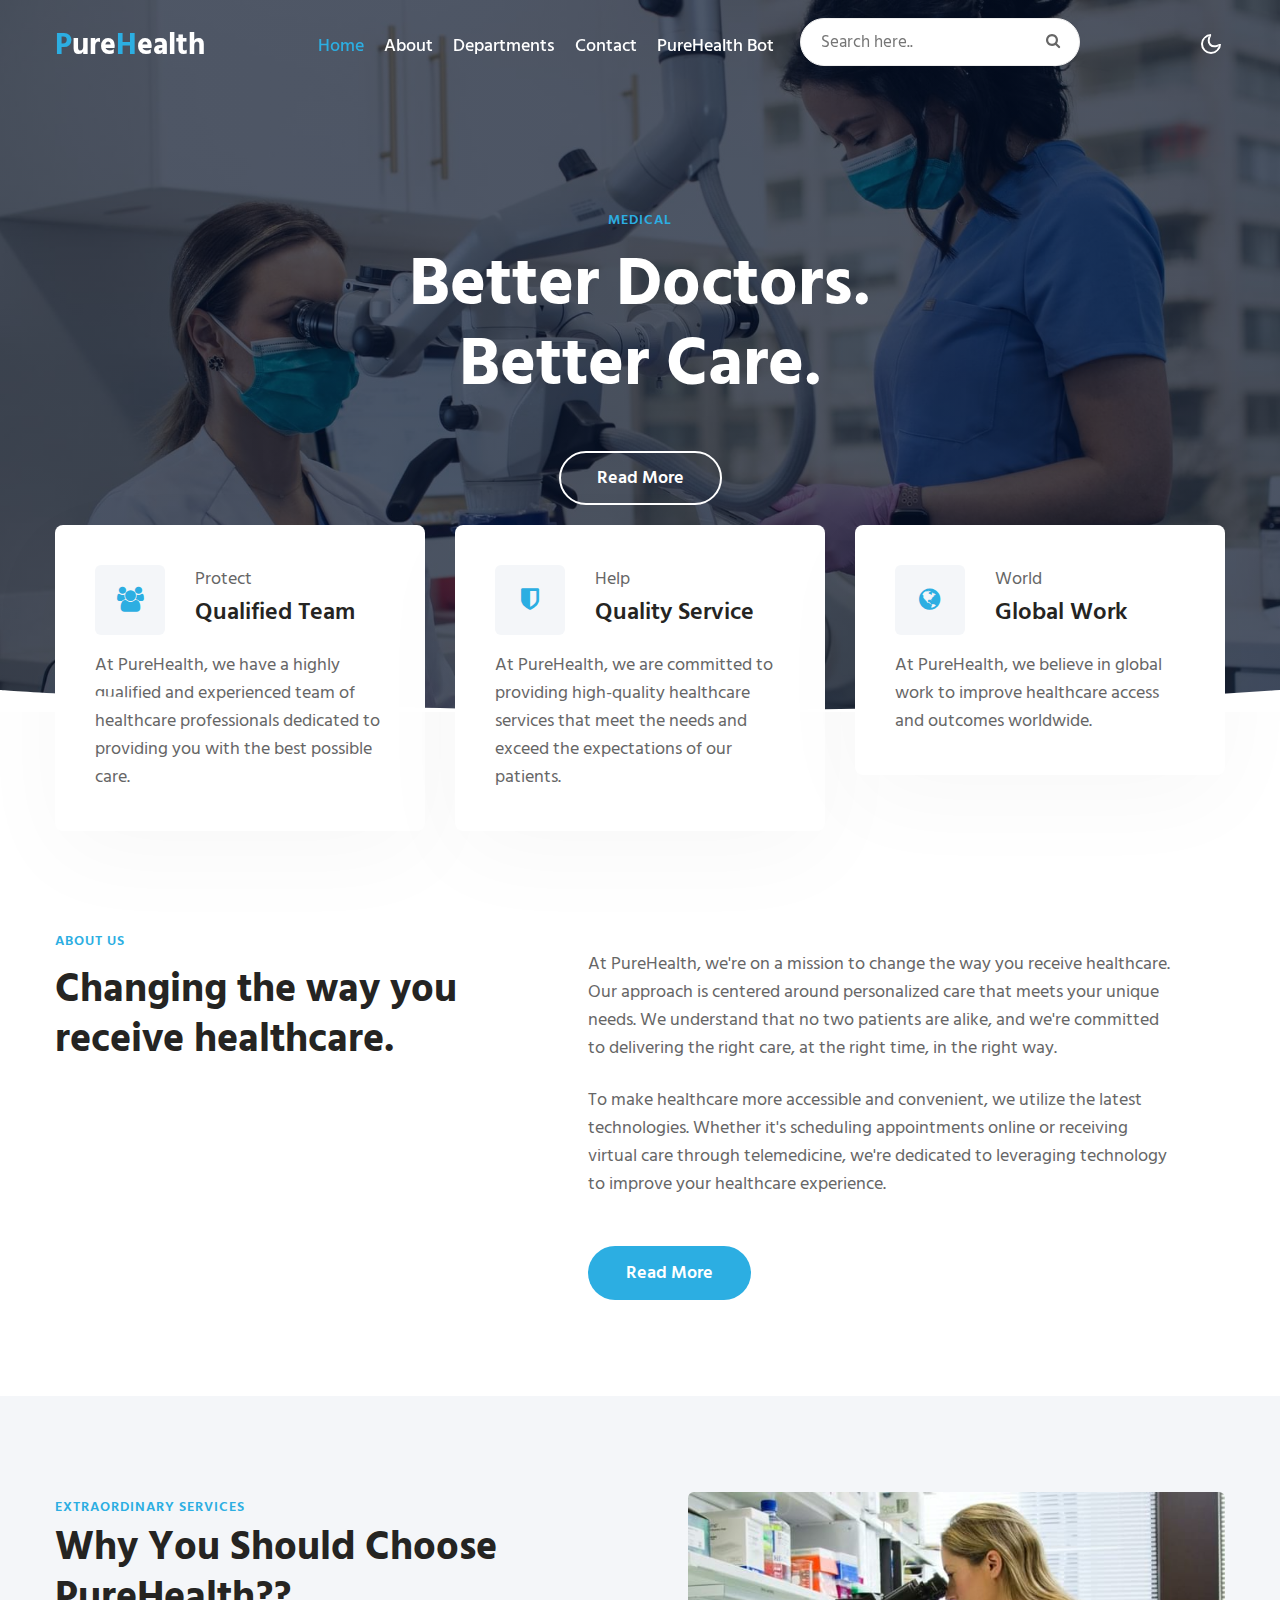
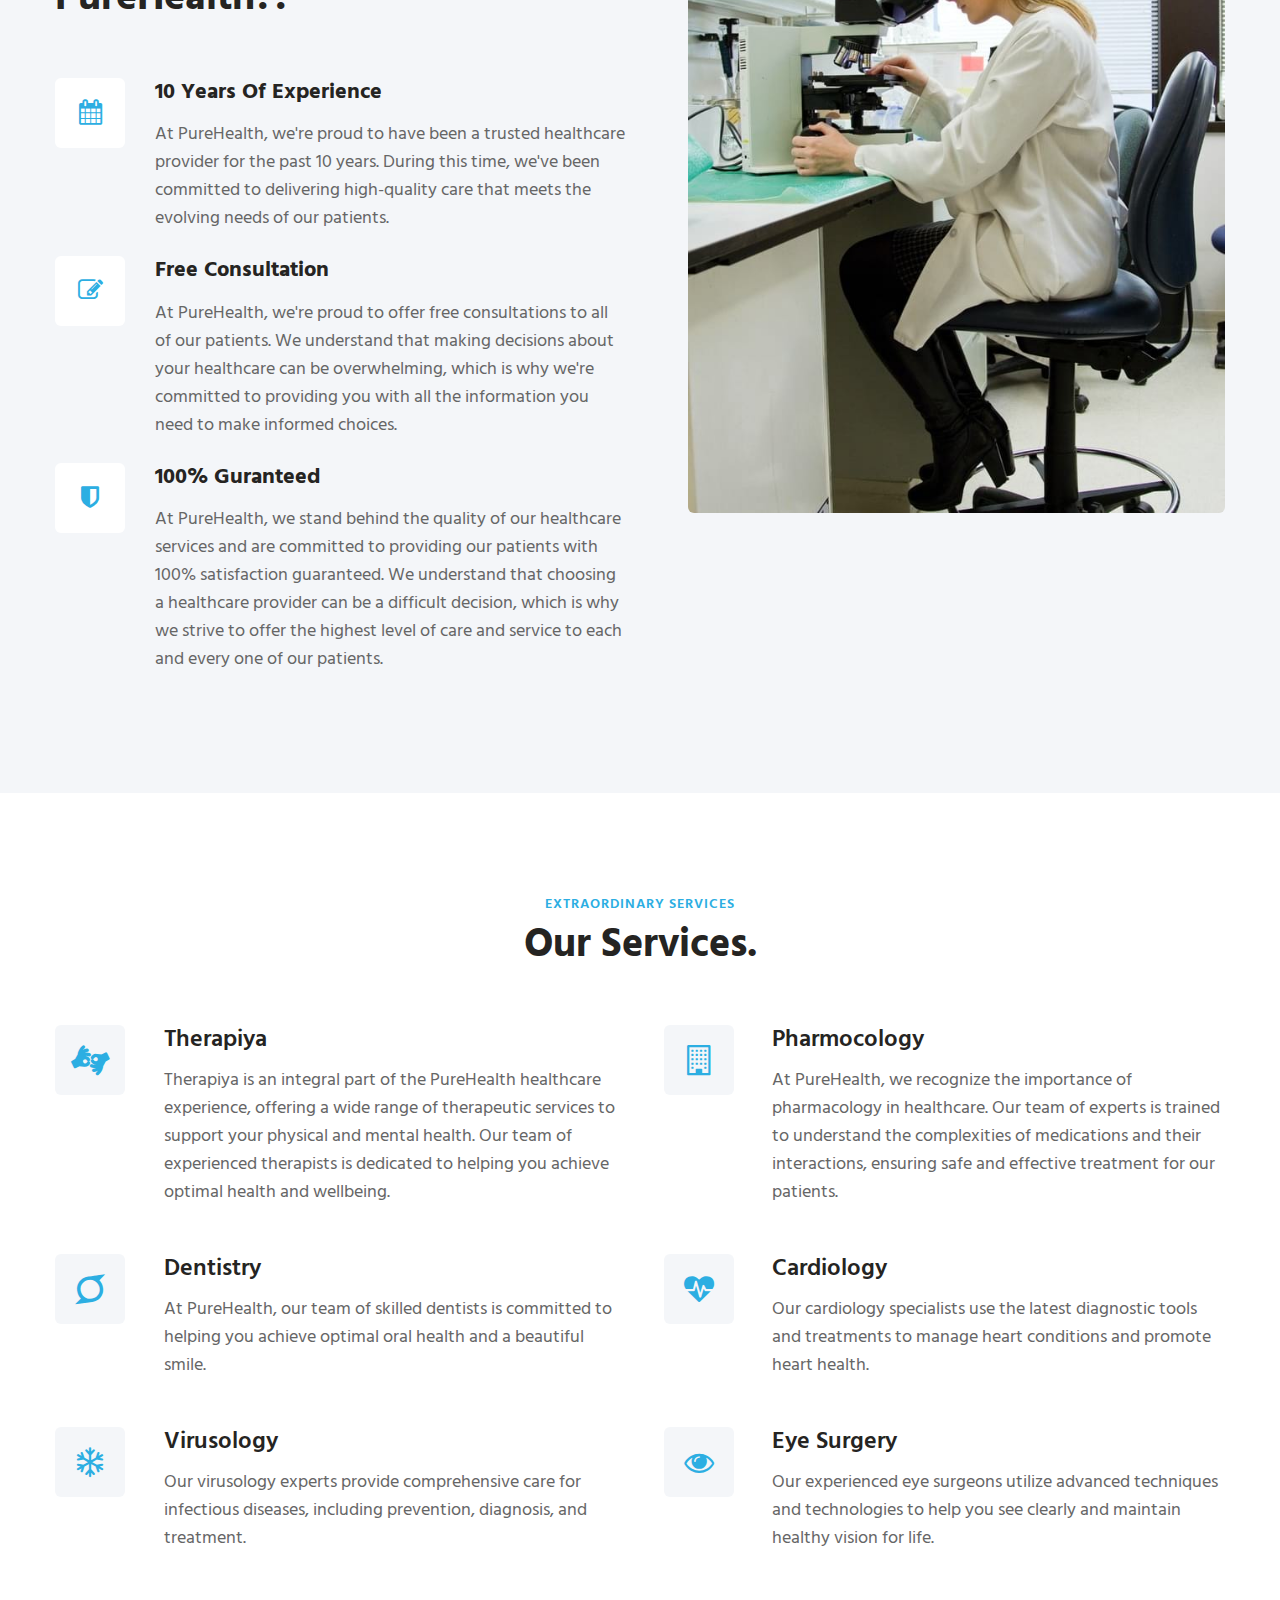
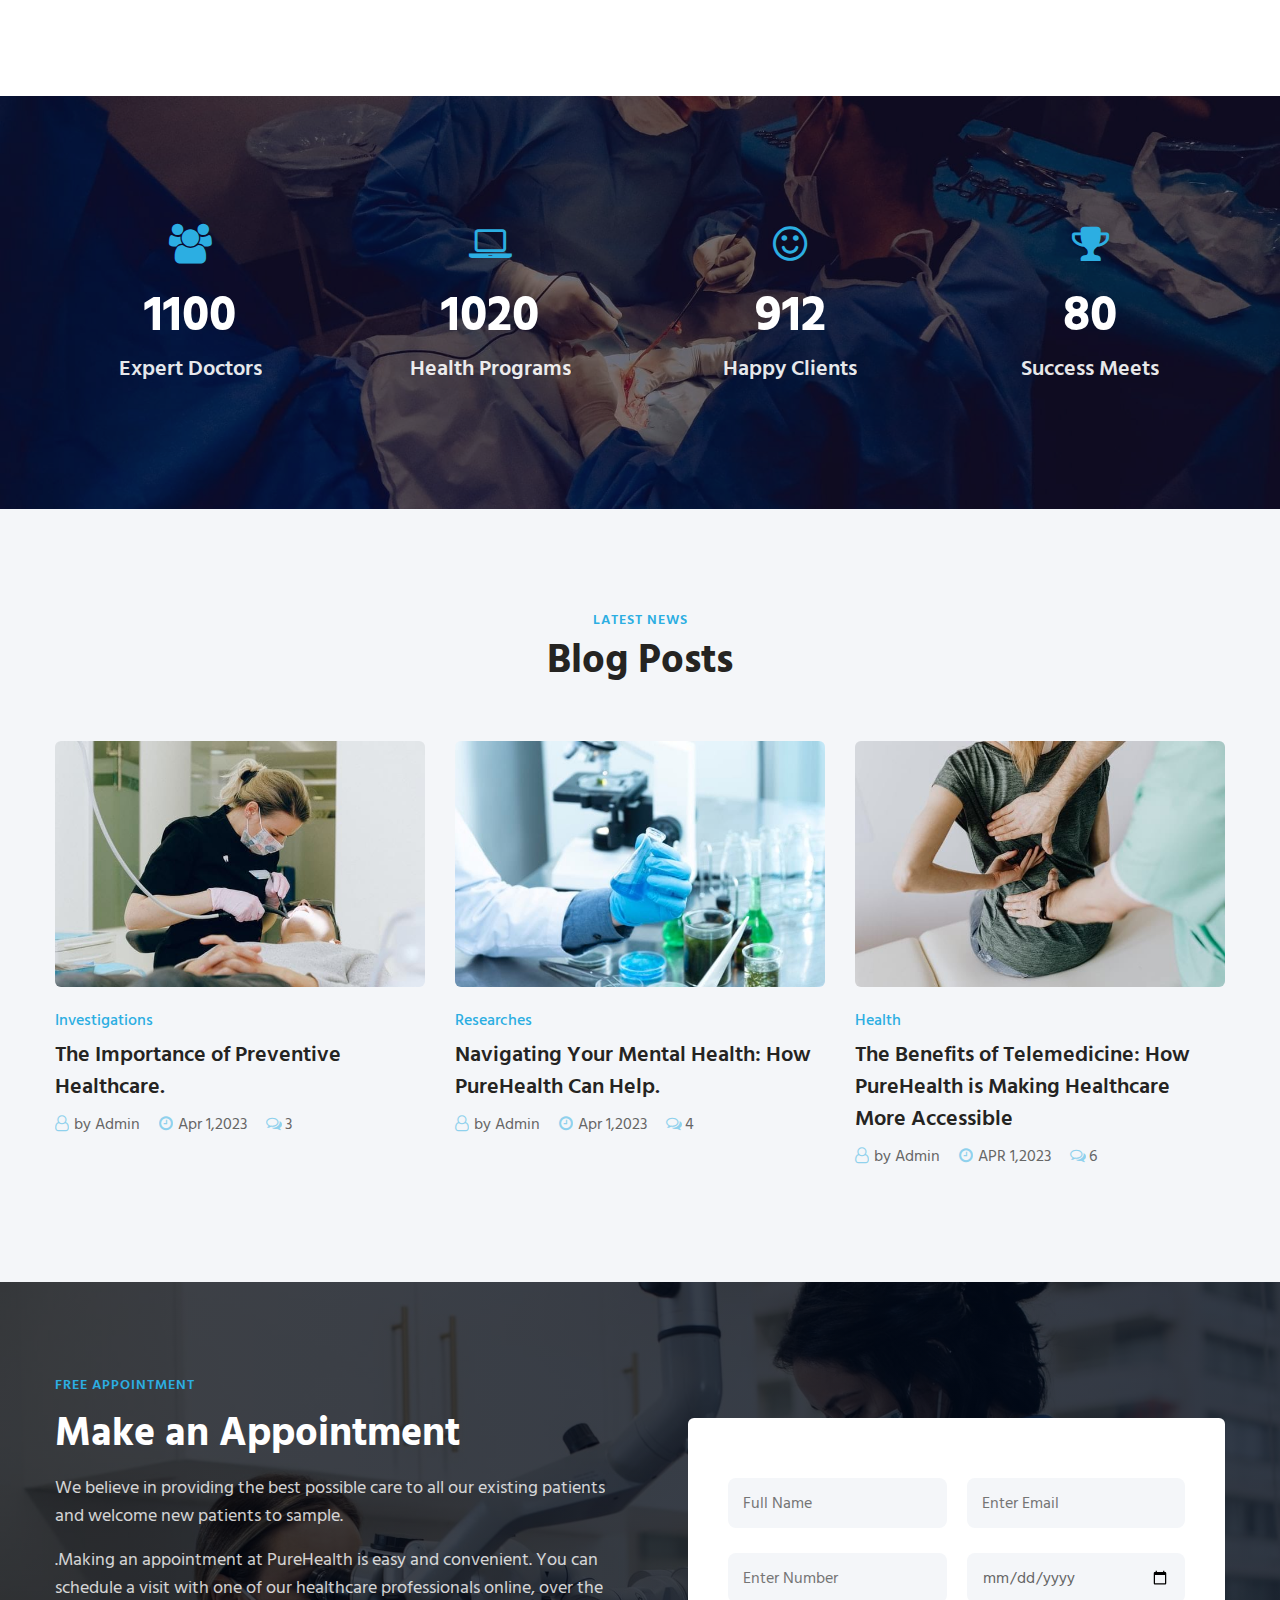
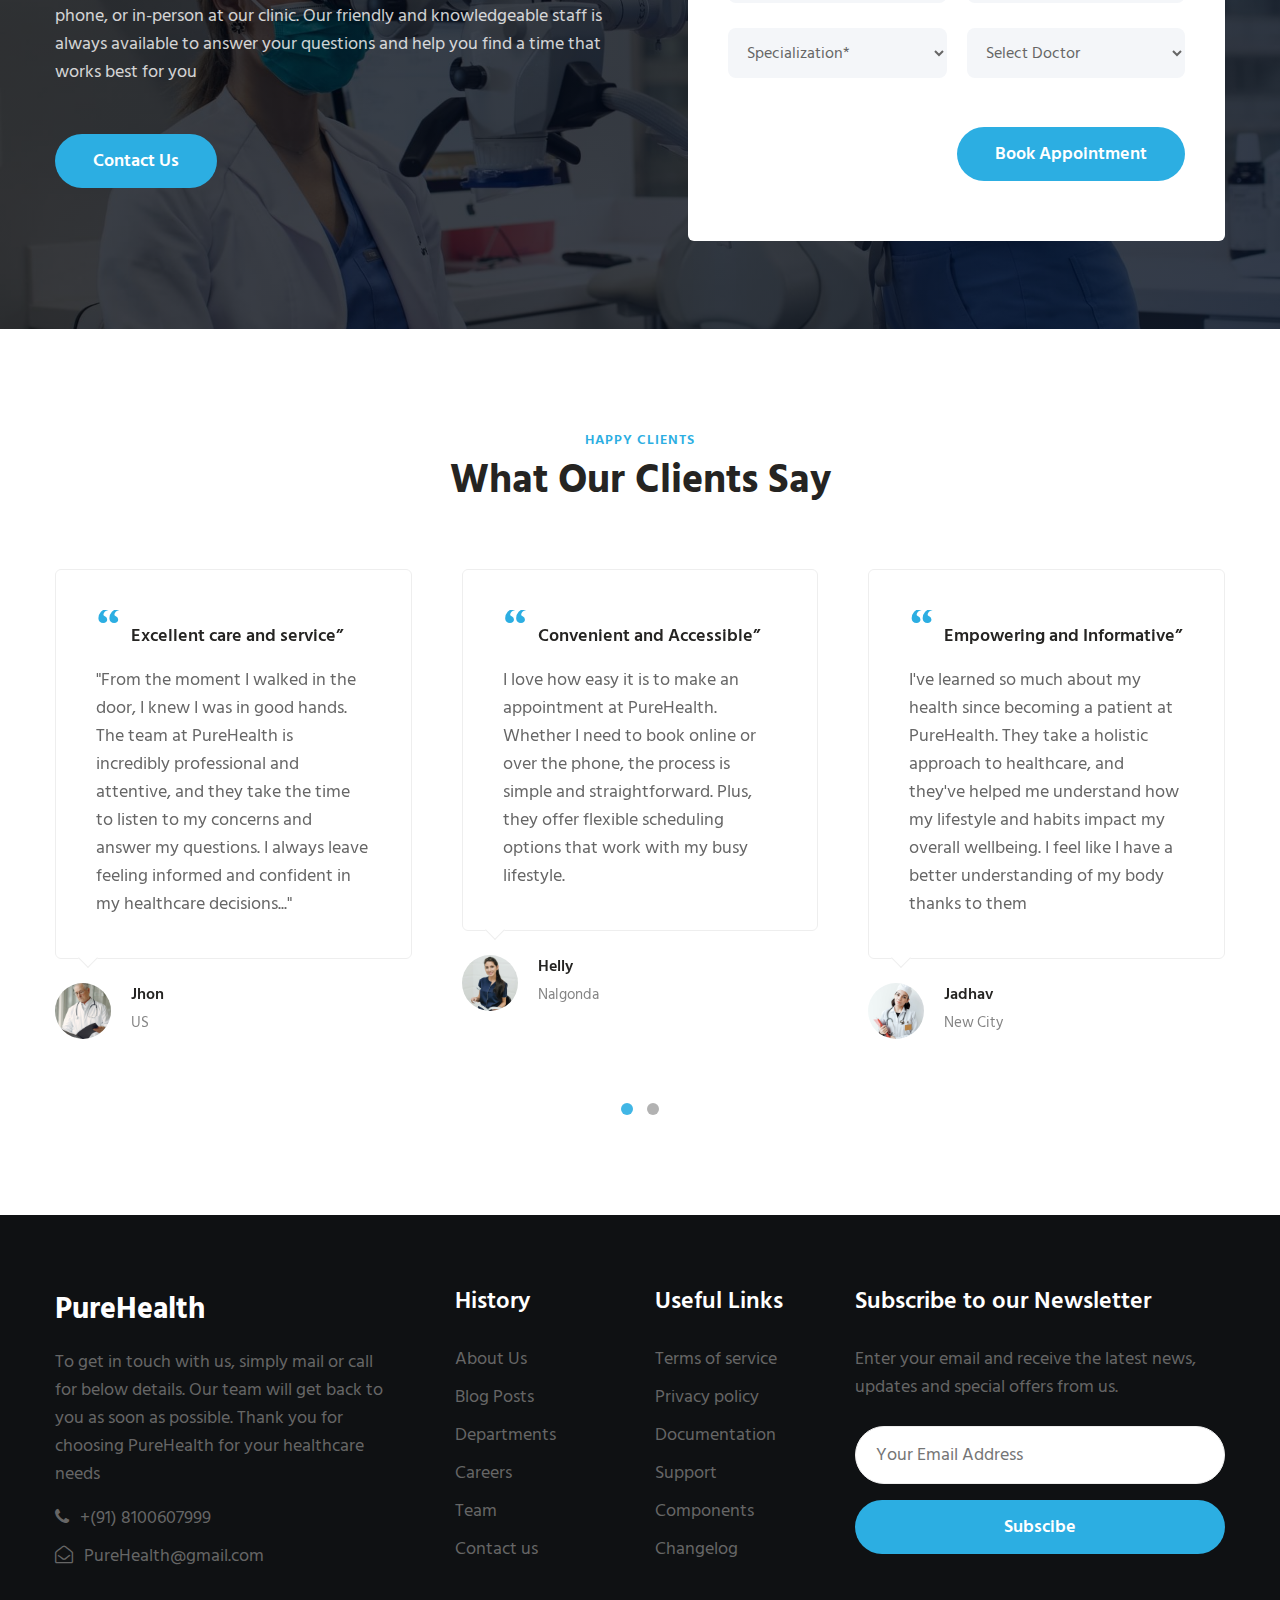
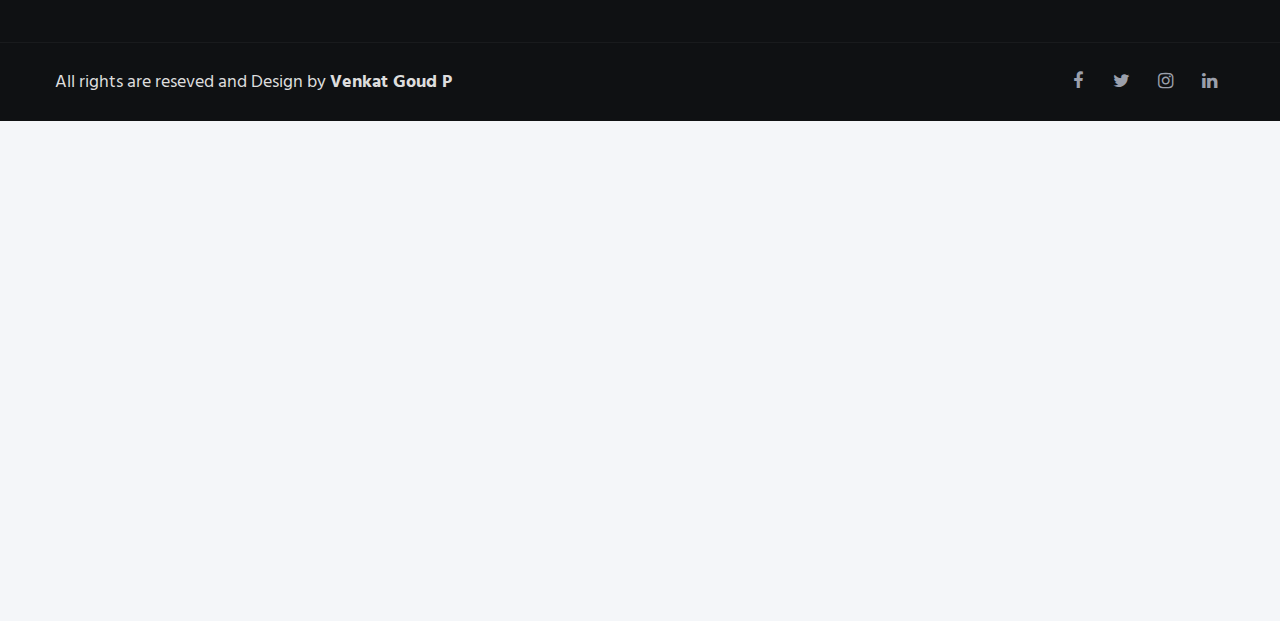
<file: index.html>
<!doctype html>
<html lang="zxx">

<head>
  <!-- Required meta tags -->
  <meta charset="utf-8">
  <meta name="viewport" content="width=device-width, initial-scale=1, shrink-to-fit=no">
  <meta name="keywords"
    content="PureHealth Responsive web template, Bootstrap Web Templates, Android Compatible web template, Smartphone Compatible web template, free webdesigns for Nokia, Samsung, LG, SonyEricsson, Motorola web design" />
  <title>PureHealth Medical</title>
  <link href="//fonts.googleapis.com/css2?family=Hind+Siliguri:wght@400;500;600;700&display=swap"
    rel="stylesheet">
  <!-- Template CSS -->
  <link rel="stylesheet" href="assets/css/style-starter.css">
</head>

<body>
  <div class="header-w3l">
  <!--header-->
  <header id="site-header" class="header-w3l fixed-top">
    <div class="container">
      <nav class="navbar navbar-expand-lg stroke">
        <a class="navbar-brand" href="index.html">
         <span class="sub-logo">P</span>ure<span class="sub-logo">H</span>ealth</span>
        </a>
        <!-- if logo is image enable this   
            <a class="navbar-brand" href="#index.html">
                <img src="image-path" alt="Your logo" title="Your logo" style="height:35px;" />
            </a> -->
        <button class="navbar-toggler  collapsed bg-gradient" type="button" data-toggle="collapse"
          data-target="#navbarTogglerDemo02" aria-controls="navbarTogglerDemo02" aria-expanded="false"
          aria-label="Toggle navigation">
          <span class="navbar-toggler-icon fa icon-expand fa-bars"></span>
          <span class="navbar-toggler-icon fa icon-close fa-times"></span>
          </span>
        </button>

        <div class="collapse navbar-collapse" id="navbarTogglerDemo02">
          <ul class="navbar-nav mx-lg-auto">
            <li class="nav-item active">
              <a class="nav-link" href="index.html">Home</a>
            </li>
            <li class="nav-item">
              <a class="nav-link" href="about.html">About</a>
            </li>
            <li class="nav-item">
              <a class="nav-link" href="services.html">Departments</a>
            </li>
            
            <li class="nav-item">
              <a class="nav-link" href="contact.html">Contact</a>
            </li>
            
             <li class="nav-item">
              <a class="nav-link" href="healthbot.html">PureHealth Bot</a>
            </li>
            <li class="search-bar ml-lg-3 mr-lg-5 mt-lg-0 mt-4">
              <!--/search-right-->
              <form class="search position-relative">
                <input type="search" class="search__input" name="search" placeholder="Search here.."
                  onload="equalWidth()" required="">
                <span class="fa fa-search search__icon"></span>
              </form>

              <!--//search-right-->
            </li>

          </ul>

        </div>
        <!-- toggle switch for light and dark theme -->
        <div class="mobile-position">
          <nav class="navigation">
            <div class="theme-switch-wrapper">
              <label class="theme-switch" for="checkbox">
                <input type="checkbox" id="checkbox">
                <div class="mode-container">
                  <i class="gg-sun"></i>
                  <i class="gg-moon"></i>
                </div>
              </label>
            </div>
          </nav>
        </div>
        <!-- //toggle switch for light and dark theme -->
      </nav>
    </div>
  </header>
</div>
  <!-- //header -->
  <!--/w3l-banner-content-->
  <div class="banner-w3l-main">
    <div class="w3l-banner-content">
      <div class="container">
        <div class="bannerhny-info text-center">
          <h6 class="title-subhny mb-2">Medical</h6>
          <h3 class="">Better Doctors. Better Care.</h3>
          <a class="btn btn-style btn-white mt-sm-5 mt-4" href="about.html">
            Read More</a>
        </div>
      </div>
    </div>
    <!-- home page block1 -->
    <section class="home-services pt-lg-0">
      <div class="container">
        <div class="row">
          <div class="col-lg-4 col-md-6 col-sm-12">
            <div class="box-wrap">
              <div class="box-wrap-grid">
                <div class="icon">
                  <span class="fa fa-users"></span>
                </div>
                <div class="info">
                  <p>Protect</p>
                  <h4><a href="#url">Qualified Team</a></h4>
                </div>
              </div>
              <p class="mt-3">At PureHealth, we have a highly qualified and experienced team of healthcare professionals dedicated to providing you with the best possible care.</p>
            </div>
          </div>
          <div class="col-lg-4 col-md-6 col-sm-12 mt-md-0 mt-4">
            <div class="box-wrap">
              <div class="box-wrap-grid">
                <div class="icon">
                  <span class="fa fa-shield"></span>
                </div>
                <div class="info">
                  <p>Help</p>
                  <h4><a href="#url">Quality Service</a></h4>

                </div>
              </div>
              <p class="mt-3">At PureHealth, we are committed to providing high-quality healthcare services that meet the needs and exceed the expectations of our patients.</p>
            </div>
          </div>
          <div class="col-lg-4 col-md-6 col-sm-12 mt-lg-0 mt-4">
            <div class="box-wrap">
              <div class="box-wrap-grid">
                <div class="icon">
                  <span class="fa fa-globe"></span>
                </div>
                <div class="info">
                  <p>World</p>
                  <h4><a href="#url">Global Work</a></h4>

                </div>
              </div>
              <p class="mt-3">At PureHealth, we believe in global work to improve healthcare access and outcomes worldwide.</p>
            </div>
          </div>
        </div>
      </div>
    </section>
    <!-- //home page block1 -->
  </div>
  <!--//w3l-banner-content-->

  <!-- banner bottom shape -->
  <div class="position-relative">
    <div class="shape overflow-hidden">
      <svg viewBox="0 0 2880 48" fill="none" xmlns="http://www.w3.org/2000/svg">
        <path d="M0 48H1437.5H2880V0H2160C1442.5 52 720 0 720 0H0V48Z" fill="currentColor"></path>
      </svg>
    </div>
  </div>
  <!-- banner bottom shape -->

  <!--/w3l-content-1-->
  <div class="w3l-content-1 py-5">
    <div class="container py-lg-5 py-md-4 py-2">
      <div class="row w3l-content-inf mt-lg-5 pt-lg-5">
        <div class="col-lg-5 w3l-content-left mt-lg-4">
          <h6 class="title-subhny mb-2">About Us</h6>
          <h3 class="title-w3l mb-4">Changing the way you receive healthcare.</h3>
        </div>
        <div class="col-lg-7 w3l-content-right pl-lg-5 mt-lg-4">
          <p class="para-sub pr-lg-5 mt-md-4 mt-3 mx-auto">At PureHealth, we're on a mission to change the way you receive healthcare. 
            Our approach is centered around personalized care that meets your unique needs. 
            We understand that no two patients are alike, and we're committed to delivering the right care, at the right time, in the right way.</p>
          <p class="para-sub pr-lg-5 mt-md-4 mt-3 mx-auto">To make healthcare more accessible and convenient, we utilize the latest technologies.
          Whether it's scheduling appointments online or receiving virtual care through telemedicine, we're dedicated to leveraging technology to improve your healthcare experience.</p>
          <a class="btn btn-style btn-outline-light mt-sm-5 mt-4 mr-2" href="about.html">
            Read More</a>
        </div>
      </div>
    </div>
  </div>
  <!--//w3l-content-1-->
  <!-- /w3l-content-2-->
  <div class="w3l-content-2 py-5">
    <div class="container py-md-5 py-2">
      <div class="row whybox-wrap">
        <div class="col-lg-6 whybox-wrap-left">
          <div class="title-content text-left">
            <h6 class="title-subhny">Extraordinary Services</h6>
            <h3 class="title-w3l mb-sm-5 mb-4 pb-2">Why You Should Choose PureHealth??</h3>
          </div>

          <div class="whybox-wrap-grid mb-4">
            <div class="icon">
              <span class="fa fa-calendar"></span>
            </div>
            <div class="info">
              <h4><a href="#url">10 Years Of Experience</a></h4>
              <p class="mt-3">At PureHealth, we're proud to have been a trusted healthcare provider for the past 10 years. 
                During this time, we've been committed to delivering high-quality care that meets the evolving needs of our patients.</p>
            </div>
          </div>
          <div class="whybox-wrap-grid mb-4">
            <div class="icon">
              <span class="fa fa-pencil-square-o"></span>
            </div>
            <div class="info">
              <h4><a href="#url">Free Consultation</a></h4>
              <p class="mt-3">At PureHealth, we're proud to offer free consultations to all of our patients. 
                We understand that making decisions about your healthcare can be overwhelming, which is why we're committed to providing you with all the information you need to make informed choices. </p>
            </div>
          </div>
          <div class="whybox-wrap-grid mb-4">
            <div class="icon">
              <span class="fa fa-shield"></span>
            </div>
            <div class="info">
              <h4><a href="#url">100% Guranteed</a></h4>
              <p class="mt-3">At PureHealth, we stand behind the quality of our healthcare services and are committed to providing our patients with 100% satisfaction guaranteed. 
                We understand that choosing a healthcare provider can be a difficult decision, which is why we strive to offer the highest level of care and service to each and every one of our patients. </p>
            </div>
          </div>
        </div>
        <div class="col-lg-6 whybox-wrap-right pl-lg-5 position-relative mt-lg-0 mt-4">
          <img src="assets/images/ab.jpg" alt="" class="img-fluid radius-image">

        </div>
      </div>

    </div>
  </div>
  <!-- //w3l-content-2-->
  <!-- /w3l-content-4-->
  <section class="w3l-content-4 py-5" id="features">
    <div class="content-4-main py-lg-5 py-md-4">
      <div class="container">
        <div class="title-content text-center">
          <h6 class="title-subhny">Extraordinary Services</h6>
          <h3 class="title-w3l mb-sm-5 mb-4 pb-lg-2">Our Services.</h3>
        </div>
        <div class="content-info-in row">
          <div class="content-left col-lg-6">
            <div class="row content4-right-grids mb-sm-5 mb-4">
              <div class="col-lg-2 col-3 content4-right-icon">
                <div class="content4-icon icon-clr1">
                  <span class="fa fa-american-sign-language-interpreting"></span>
                </div>
              </div>
              <div class="col-lg-10 col-9 content4-right-info pl-4">
                <h6><a href="#url">Therapiya</a></h6>
                <p>Therapiya is an integral part of the PureHealth healthcare experience, offering a wide range of therapeutic services to support your physical and mental health. 
                  Our team of experienced therapists is dedicated to helping you achieve optimal health and wellbeing.</p>
              </div>
            </div>
            <div class="row content4-right-grids mb-sm-5 mb-4">
              <div class="col-lg-2 col-3 content4-right-icon">
                <div class="content4-icon icon-clr2">
                  <span class="fa fa-superpowers"></span>
                </div>
              </div>
              <div class="col-lg-10 col-9 content4-right-info pl-4">
                <h6><a href="#url">Dentistry</a></h6>
                <p>At PureHealth, our team of skilled dentists is committed to helping you achieve optimal oral health and a beautiful smile.
                </p>
              </div>
            </div>
            <div class="row content4-right-grids mb-sm-5 mb-4">
              <div class="col-lg-2 col-3 content4-right-icon">
                <div class="content4-icon icon-clr2">
                  <span class="fa fa-snowflake-o"></span>
                </div>
              </div>
              <div class="col-lg-10 col-9 content4-right-info pl-4">
                <h6><a href="#url">Virusology</a></h6>
                <p>Our virusology experts provide comprehensive care for infectious diseases, including prevention, diagnosis, and treatment.
                </p>
              </div>
            </div>
          </div>
          <div class="content-right col-lg-6 pl-lg-4 mt-lg-0 mt-2">
            <div class="row content4-right-grids mb-sm-5 mb-4">
              <div class="col-lg-2 col-3 content4-right-icon">
                <div class="content4-icon icon-clr3">
                  <span class="fa fa-building-o"></span>
                </div>
              </div>
              <div class="col-lg-10 col-9 content4-right-info pl-4">
                <h6><a href="#url">Pharmocology</a></h6>
                <p>At PureHealth, we recognize the importance of pharmacology in healthcare. 
                  Our team of experts is trained to understand the complexities of medications and their interactions, ensuring safe and effective treatment for our patients.</p>
              </div>
            </div>
            <div class="row content4-right-grids mb-sm-5 mb-4">
              <div class="col-lg-2 col-3 content4-right-icon">
                <div class="content4-icon icon-clr4">
                  <span class="fa fa-heartbeat"></span>
                </div>
              </div>
              <div class="col-lg-10 col-9 content4-right-info pl-4">
                <h6><a href="#url"> Cardiology</a></h6>
                <p>Our cardiology specialists use the latest diagnostic tools and treatments to manage heart conditions and promote heart health.
                </p>
              </div>
            </div>
            <div class="row content4-right-grids">
              <div class="col-lg-2 col-3 content4-right-icon">
                <div class="content4-icon icon-clr4">
                  <span class="fa fa-eye"></span>
                </div>
              </div>
              <div class="col-lg-10 col-9 content4-right-info pl-4">
                <h6><a href="#url"> Eye Surgery</a></h6>
                <p>Our experienced eye surgeons utilize advanced techniques and technologies to help you see clearly and maintain healthy vision for life.</p>
              </div>
            </div>
          </div>
        </div>
      </div>
    </div>
  </section>
  <!-- //w3l-content-4-->

  <!-- stats -->
  <section class="w3l-stats py-lg-0 py-5" id="stats">
    <div class="gallery-inner container py-lg-0 py-3">
      <div class="row stats-con">
        <div class="col-lg-3 col-6 stats_info counter_grid">
          <span class="fa fa-users"></span>
          <p class="counter">1100</p>
          <h4>Expert Doctors</h4>
        </div>
        <div class="col-lg-3 col-6 stats_info counter_grid1">
          <span class="fa fa-laptop"></span>
          <p class="counter">1020</p>
          <h4>Health Programs</h4>
        </div>
        <div class="col-lg-3 col-6 stats_info counter_grid mt-lg-0 mt-5">
          <span class="fa fa-smile-o"></span>
          <p class="counter">912</p>
          <h4>Happy Clients</h4>
        </div>
        <div class="col-lg-3 col-6 stats_info counter_grid2 mt-lg-0 mt-5">
          <span class="fa fa-trophy"></span>
          <p class="counter">80</p>
          <h4>Success Meets</h4>
        </div>
      </div>
    </div>
  </section>
  <!-- //stats -->
  <!--/Blog-Posts-->
  <section class="w3l-blog py-5" id="blog">
    <div class="container py-lg-5 py-md-4 py-2">
      <div class="title-content text-center">
        <h6 class="title-subhny text-center">Latest News</h6>
        <h3 class="title-w3l pb-sm-o pb-2 text-center">Blog Posts</h3>
      </div>
      <div class="row inner-sec-w3ls">
        <!--/services-grids-->
        <div class="col-lg-4 col-md-6 about-in blog-grid-info text-left mt-5">
          <div class="card img">
            <div class="card-body img">
              <a href="blog-single.html" class="d-block">
                <img src="assets/images/g7.jpg" alt="" class="img-fluid radius-image">
              </a>
              <div class="blog-des mt-4">
                <h6 class="card-cap mb-2"><a href="blog1.html">Investigations</a></h6>
                <h5 class="card-title mb-2"><a href="blog1.html">The Importance of Preventive Healthcare.</a>
                </h5>
                <ul class="admin-post mb-3">
                  <li>
                    <span class="fa fa-user-o"></span><a href="#admin"> by Admin</a>
                  </li>
                  <li>
                    <p><span class="fa fa-clock-o"></span> Apr 1,2023</p>
                  </li>
                  <li>
                    <a href="#comments"><span class="fa fa-comments-o"></span> 3</a>
                  </li>
                </ul>

              </div>
            </div>
          </div>
        </div>
        <div class="col-lg-4 col-md-6 about-in blog-grid-info text-left mt-5">
          <div class="card img">
            <div class="card-body img">
              <a href="blog-single.html" class="d-block">
                <img src="assets/images/g5.jpg" alt="" class="img-fluid radius-image">
              </a>
              <div class="blog-des mt-4">
                <h6 class="card-cap mb-2"><a href="blog2.html">Researches</a></h6>
                <h5 class="card-title mb-2"><a href="blog2.html">Navigating Your Mental Health: How PureHealth Can Help.</a>
                </h5>
                <ul class="admin-post mb-3">
                  <li>
                    <span class="fa fa-user-o"></span><a href="#admin"> by Admin</a>
                  </li>
                  <li>
                    <p><span class="fa fa-clock-o"></span> Apr 1,2023</p>
                  </li>
                  <li>
                    <a href="#comments"><span class="fa fa-comments-o"></span> 4</a>
                  </li>
                </ul>

              </div>
            </div>
          </div>
        </div>
        <div class="col-lg-4 col-md-6 about-in blog-grid-info text-left mt-5">
          <div class="card img">
            <div class="card-body img">
              <a href="blog-single.html" class="d-block">
                <img src="assets/images/g3.jpg" alt="" class="img-fluid radius-image">
              </a>
              <div class="blog-des mt-4">
                <h6 class="card-cap mb-2"><a href="blog3.html">Health </a></h6>
                <h5 class="card-title mb-2"><a href="blog3.html">The Benefits of Telemedicine: How PureHealth is Making Healthcare More Accessible</a>
                </h5>
                <ul class="admin-post mb-3">
                  <li>
                    <span class="fa fa-user-o"></span><a href="#admin"> by Admin</a>
                  </li>
                  <li>
                    <p><span class="fa fa-clock-o"></span> APR 1,2023</p>
                  </li>
                  <li>
                    <a href="#comments"><span class="fa fa-comments-o"></span> 6</a>
                  </li>
                </ul>

              </div>
            </div>
          </div>
        </div>
      </div>
    </div>
    </div>
  </section>
  <!--//Blog-Posts-->
  <!-- /w3l-content-3-->
  <section class="w3l-content-3 py-5">
    <!-- /content-6-section -->
    <div class="content-3-info py-3">
      <div class="container py-lg-4">
        <div class="row appointment-formw3">
          <div class="col-lg-6 welcome-left">
            <h6 class="title-subhny mb-2">Free Appointment</h6>
            <h3 class="title-w3l two mb-3">Make an Appointment</h3>
            <p class="mb-3">
              We believe in providing the best possible care to all our existing patients and welcome new patients to
              sample.</p>
            <p>.Making an appointment at PureHealth is easy and convenient. You can schedule a visit with one of our healthcare professionals online, over the phone, or in-person at our clinic. 
              Our friendly and knowledgeable staff is always available to answer your questions and help you find a time that works best for you</p>
            <a class="btn btn-style btn-outline-light mt-sm-5 mt-4 mr-2" href="#">
              Contact Us</a>
          </div>
          <div class="col-lg-6 free-appointment pl-lg-5 mt-5">
            <div class="appointment-form">
              <form action="#" method="post">
                <div class="fields-grid">
                  <div class="styled-input">

                    <div class="appointment-form-field">

                      <input type="text" name="fullname" placeholder="Full Name" required="">
                    </div>
                  </div>
                  <div class="styled-input">

                    <div class="appointment-form-field">

                      <input type="email" name="email" placeholder="Enter Email" required="">
                    </div>
                  </div>
                  <div class="styled-input">

                    <div class="appointment-form-field">

                      <input type="text" name="phone" placeholder="Enter Number" required="">
                    </div>
                  </div>

                  <div class="styled-input">

                    <div class="appointment-form-field">

                      <input type="date" name="date" placeholder="Set a Date" required="">
                    </div>
                  </div>
                  <div class="styled-input">

                    <div class="appointment-form-field">

                      <select id="department" required="Specialization">
                        <option value="">Specialization*</option>
                        <option value="">Cardiology</option>
                        <option value="">Heart Surgery</option>
                        <option value="">Skin Care</option>
                        <option value="">Body Check-up</option>
                        <option value="">Numerology</option>
                        <option value="">Diagnosis</option>
                        <option value="">Others</option>
                      </select>
                    </div>
                  </div>
                  <div class="styled-input">

                    <div class="appointment-form-field">

                      <select id="doctor" required="Select Doctor">
                        <option value="">Select Doctor</option>
                        <option value="">Doctor 1</option>
                        <option value="">Doctor 2</option>
                        <option value="">Doctor 3</option>
                        <option value="">Doctor 4</option>
                        <option value="">Doctor 5</option>
                        <option value="">Doctor 6</option>
                        <option value="">Doctor 7</option>
                      </select>
                    </div>
                  </div>

                </div>
                <div class="appointment-btn text-lg-right">
                  <button type="submit" class="btn btn-style btn-primary mt-4">Book Appointment</button>
                </div>
              </form>
            </div>
          </div>
        </div>
      </div>
    </div>
  </section>
  <!-- //w3l-content-3-->
  <!-- testimonials section -->
  <section class="w3l-clients w3l-test pb-5" id="testimonials">
    <div class="midd-w3 py-5">
      <div class="container py-lg-5 py-md-4 pt-2 pb-lg-5">
        <div class="title-content text-center">
          <h6 class="title-subhny text-center">Happy Clients</h6>
          <h3 class="title-w3l mb-sm-5 mb-4 pb-sm-o pb-2 text-center">What Our Clients Say</h3>
        </div>
        <div id="owl-demo2" class="owl-carousel owl-theme mt-4 py-md-2 mb-md-4">
          <div class="item">
            <div class="testimonial-content">
              <div class="testimonial">
                <blockquote>
                  <q>Excellent care and service</q>
                </blockquote>
                <p>"From the moment I walked in the door, I knew I was in good hands. 
                  The team at PureHealth is incredibly professional and attentive, and they take the time to listen to my concerns and answer my questions. 
                  I always leave feeling informed and confident in my healthcare decisions..."</p>
              </div>
              <div class="bottom-info mt-4">
                <a class="comment-img" href="#url"><img src="assets/images/team1.jpg" class="img-responsive"
                    alt="placeholder image"></a>
                <div class="people-info align-self">
                  <h3>Jhon</h3>
                  <p class="identity">US</p>
                </div>
              </div>
            </div>
          </div>
          <div class="item">
            <div class="testimonial-content">
              <div class="testimonial">
                <blockquote>
                  <q>Convenient and Accessible</q>
                </blockquote>
                <p>I love how easy it is to make an appointment at PureHealth. 
                  Whether I need to book online or over the phone, the process is simple and straightforward. 
                  Plus, they offer flexible scheduling options that work with my busy lifestyle. </p>
              </div>
              <div class="bottom-info mt-4">
                <a class="comment-img" href="#url"><img src="assets/images/team2.jpg" class="img-responsive"
                    alt="placeholder image"></a>
                <div class="people-info align-self">
                  <h3>Helly</h3>
                  <p class="identity">Nalgonda</p>
                </div>
              </div>
            </div>
          </div>
          <div class="item">
            <div class="testimonial-content">
              <div class="testimonial">
                <blockquote>
                  <q>Empowering and Informative</q>
                </blockquote>
                <p>I've learned so much about my health since becoming a patient at PureHealth. They take a holistic approach to healthcare, and they've helped me understand how my lifestyle and habits impact my overall wellbeing. 
                  I feel like I have a better understanding of my body thanks to them </p>
              </div>
              <div class="bottom-info mt-4">
                <a class="comment-img" href="#url"><img src="assets/images/team3.jpg" class="img-responsive"
                    alt="placeholder image"></a>
                <div class="people-info align-self">
                  <h3>Jadhav</h3>
                  <p class="identity">New City</p>
                </div>
              </div>
            </div>
          </div>
          <div class="item">
            <div class="testimonial-content">
              <div class="testimonial">
                <blockquote>
                  <q>Friendly and Supportive</q>
                </blockquote>
                <p>The staff at PureHealth is amazing! 
                  They're always so friendly and welcoming, and they go out of their way to make me feel comfortable and cared for. 
                  I never feel judged or rushed when I'm there, and that's so important to me. </p>
              </div>
              <div class="bottom-info mt-4">
                <a class="comment-img" href="#url"><img src="assets/images/team2.jpg" class="img-responsive"
                    alt="placeholder image"></a>
                <div class="people-info align-self">
                  <h3>Devine</h3>
                  <p class="identity">Orange city</p>
                </div>
              </div>
            </div>
          </div>
          <div class="item">
            <div class="testimonial-content">
              <div class="testimonial">
                <blockquote>
                  <q>Professional and Knowledgeable</q>
                </blockquote>
                <p>PureHealth is the epitome of professionalism. 
                  From the front desk staff to the doctors, everyone is so knowledgeable and skilled in their work. 
                  I feel confident that I'm getting the best possible care when I'm there. </p>
              </div>
              <div class="bottom-info mt-4">
                <a class="comment-img" href="#url"><img src="assets/images/team3.jpg" class="img-responsive"
                    alt="placeholder image"></a>
                <div class="people-info align-self">
                  <h3>Smriti</h3>
                  <p class="identity">New york</p>
                </div>
              </div>
            </div>
          </div>
          <div class="item">
            <div class="testimonial-content">
              <div class="testimonial">
                <blockquote>
                  <q>Efficient and Organized</q>
                </blockquote>
                <p>I appreciate how PureHealth streamlines the paperwork process. 
                  They make it easy to fill out forms online ahead of time, which saves me time when I arrive for my appointment. 
                  It's the little things that make a big difference! </p>
              </div>
              <div class="bottom-info mt-4">
                <a class="comment-img" href="#url"><img src="assets/images/team2.jpg" class="img-responsive"
                    alt="placeholder image"></a>
                <div class="people-info align-self">
                  <h3>Poonam</h3>
                  <p class="identity">San francisco</p>
                </div>
              </div>
            </div>
          </div>
        </div>
      </div>
    </div>
  </section>
  <!-- //testimonials section -->

  <!-- footer -->
  <section class="w3l-footer-29-main">
    <div class="footer-29 py-5">
      <div class="container py-lg-4">
        <div class="row footer-top-29">
          <div class="col-lg-4 col-md-6 col-sm-7 footer-list-29 footer-1 pr-lg-5">
            <div class="footer-logo mb-3">
              <a class="navbar-brand" href="index.html">PureHealth</a>
            </div>
            <p>To get in touch with us, simply mail or call for below details. 
              Our team will get back to you as soon as possible. 
              Thank you for choosing PureHealth for your healthcare needs </p>
            <ul class="mt-3">
              <li><a href="tel:+(21) 255 999 8888"><span class="fa fa-phone"></span>+(91) 8100607999</a></li>
              <li><a href="mailto:PureHealth@gmail.com" class="mail"><span class="fa fa-envelope-open-o"></span>
                  PureHealth@gmail.com</a></li>
            </ul>
          </div>
          <div class="col-lg-2 col-md-6 col-sm-5 col-6 footer-list-29 footer-2 mt-sm-0 mt-5">

            <ul>
             <h6 class="footer-title-29">History</h6>
              <li><a href="about.html">About Us</a></li>
              <li><a href="blog.html"> Blog Posts</a></li>
              <li><a href="services.html">Departments</a></li>
              <li><a href="#careers"> Careers</a></li>
              <li><a href="about.html">Team</a></li>
              <li><a href="contact.html">Contact us</a></li>
            </ul>
          </div>
          <div class="col-lg-2 col-md-6 col-sm-5 col-6 footer-list-29 footer-3 mt-lg-0 mt-5">
            <h6 class="footer-title-29">Useful Links</h6>
            <ul>
              <li><a href="#terms">Terms of service</a></li>
              <li><a href="#privacy"> Privacy policy</a></li>
              <li><a href="#doc"> Documentation</a></li>
              <li><a href="#support"> Support</a></li>
              <li><a href="#components"> Components</a></li>
              <li><a href="#changelog"> Changelog</a></li>
            </ul>

          </div>
          <div class="col-lg-4 col-md-6 col-sm-7 footer-list-29 footer-4 mt-lg-0 mt-5">
            <h6 class="footer-title-29">Subscribe to our Newsletter </h6>
            <p>Enter your email and receive the latest news, updates and special offers from us.</p>

            <form action="#" class="subscribe" method="post">
              <input type="email" name="email" placeholder="Your Email Address" required="">
              <button class="btn btn-style btn-primary w-100 mt-3">Subscibe</button>
            </form>
          </div>
        </div>
      </div>
    </div>
  </section>
  <!-- //footer -->

  <!-- copyright -->
  <section class="w3l-copyright">
    <div class="container">
      <div class="row bottom-copies">
        <p class="col-lg-8 copy-footer-29">All rights are reseved and Design by <b>Venkat Goud P</b></p>

        <div class="col-lg-4 main-social-footer-29">
          <a href="#facebook" class="facebook"><span class="fa fa-facebook"></span></a>
          <a href="#twitter" class="twitter"><span class="fa fa-twitter"></span></a>
          <a href="#instagram" class="instagram"><span class="fa fa-instagram"></span></a>
          <a href="#linkedin" class="linkedin"><span class="fa fa-linkedin"></span></a>
        </div>

      </div>
    </div>

    <!-- move top -->
    <button onclick="topFunction()" id="movetop" title="Go to top">
      &#10548;
    </button>
    <script>
      // When the user scrolls down 20px from the top of the document, show the button
      window.onscroll = function () {
        scrollFunction()
      };

      function scrollFunction() {
        if (document.body.scrollTop > 20 || document.documentElement.scrollTop > 20) {
          document.getElementById("movetop").style.display = "block";
        } else {
          document.getElementById("movetop").style.display = "none";
        }
      }

      // When the user clicks on the button, scroll to the top of the document
      function topFunction() {
        document.body.scrollTop = 0;
        document.documentElement.scrollTop = 0;
      }
    </script>
    <!-- /move top -->
  </section>
  <iframe src='https://webchat.botframework.com/embed/healthbot-d9jls6v?s=wU2hCNA2kPA.4Ew7e4OeS_f4bcVgRkoWwb2OKiIY9TyhtJhkYfhgMEg'  style='min-width: 400px; width: 100%; min-height: 500px;'></iframe>
  <!-- //copyright -->
  <!--//footer-->
  <!-- Template JavaScript -->
  <script src="assets/js/jquery-3.3.1.min.js"></script>
  <script src="assets/js/theme-change.js"></script>
  <!-- owl carousel -->
  <script src="assets/js/owl.carousel.js"></script>
  <!-- script for tesimonials carousel slider -->
  <script>
    $(document).ready(function () {
      $("#owl-demo2").owlCarousel({
        loop: true,
        nav: false,
        margin: 50,
        responsiveClass: true,
        responsive: {
          0: {
            items: 1,
            nav: false
          },
          736: {
            items: 1,
            nav: false
          },
          991: {
            items: 2,
            margin: 30,
            nav: false
          },
          1080: {
            items: 3,
            nav: false
          }
        }
      })
    })
  </script>
  <!-- //script for tesimonials carousel slider -->
  <!-- stats number counter-->
  <script src="assets/js/jquery.waypoints.min.js"></script>
  <script src="assets/js/jquery.countup.js"></script>
  <script>
    $('.counter').countUp();
  </script>
  <!-- //stats number counter -->
  <!-- disable body scroll which navbar is in active -->
  <script>
    $(function () {
      $('.navbar-toggler').click(function () {
        $('body').toggleClass('noscroll');
      })
    });
  </script>
  <!-- disable body scroll which navbar is in active -->

  <!--/MENU-JS-->
  <script>
    $(window).on("scroll", function () {
      var scroll = $(window).scrollTop();

      if (scroll >= 80) {
        $("#site-header").addClass("nav-fixed");
      } else {
        $("#site-header").removeClass("nav-fixed");
      }
    });

    //Main navigation Active Class Add Remove
    $(".navbar-toggler").on("click", function () {
      $("header").toggleClass("active");
    });
    $(document).on("ready", function () {
      if ($(window).width() > 991) {
        $("header").removeClass("active");
      }
      $(window).on("resize", function () {
        if ($(window).width() > 991) {
          $("header").removeClass("active");
        }
      });
    });
  </script>
  <!--//MENU-JS-->


  <script src="assets/js/bootstrap.min.js"></script>

</body>

</html>
</file>
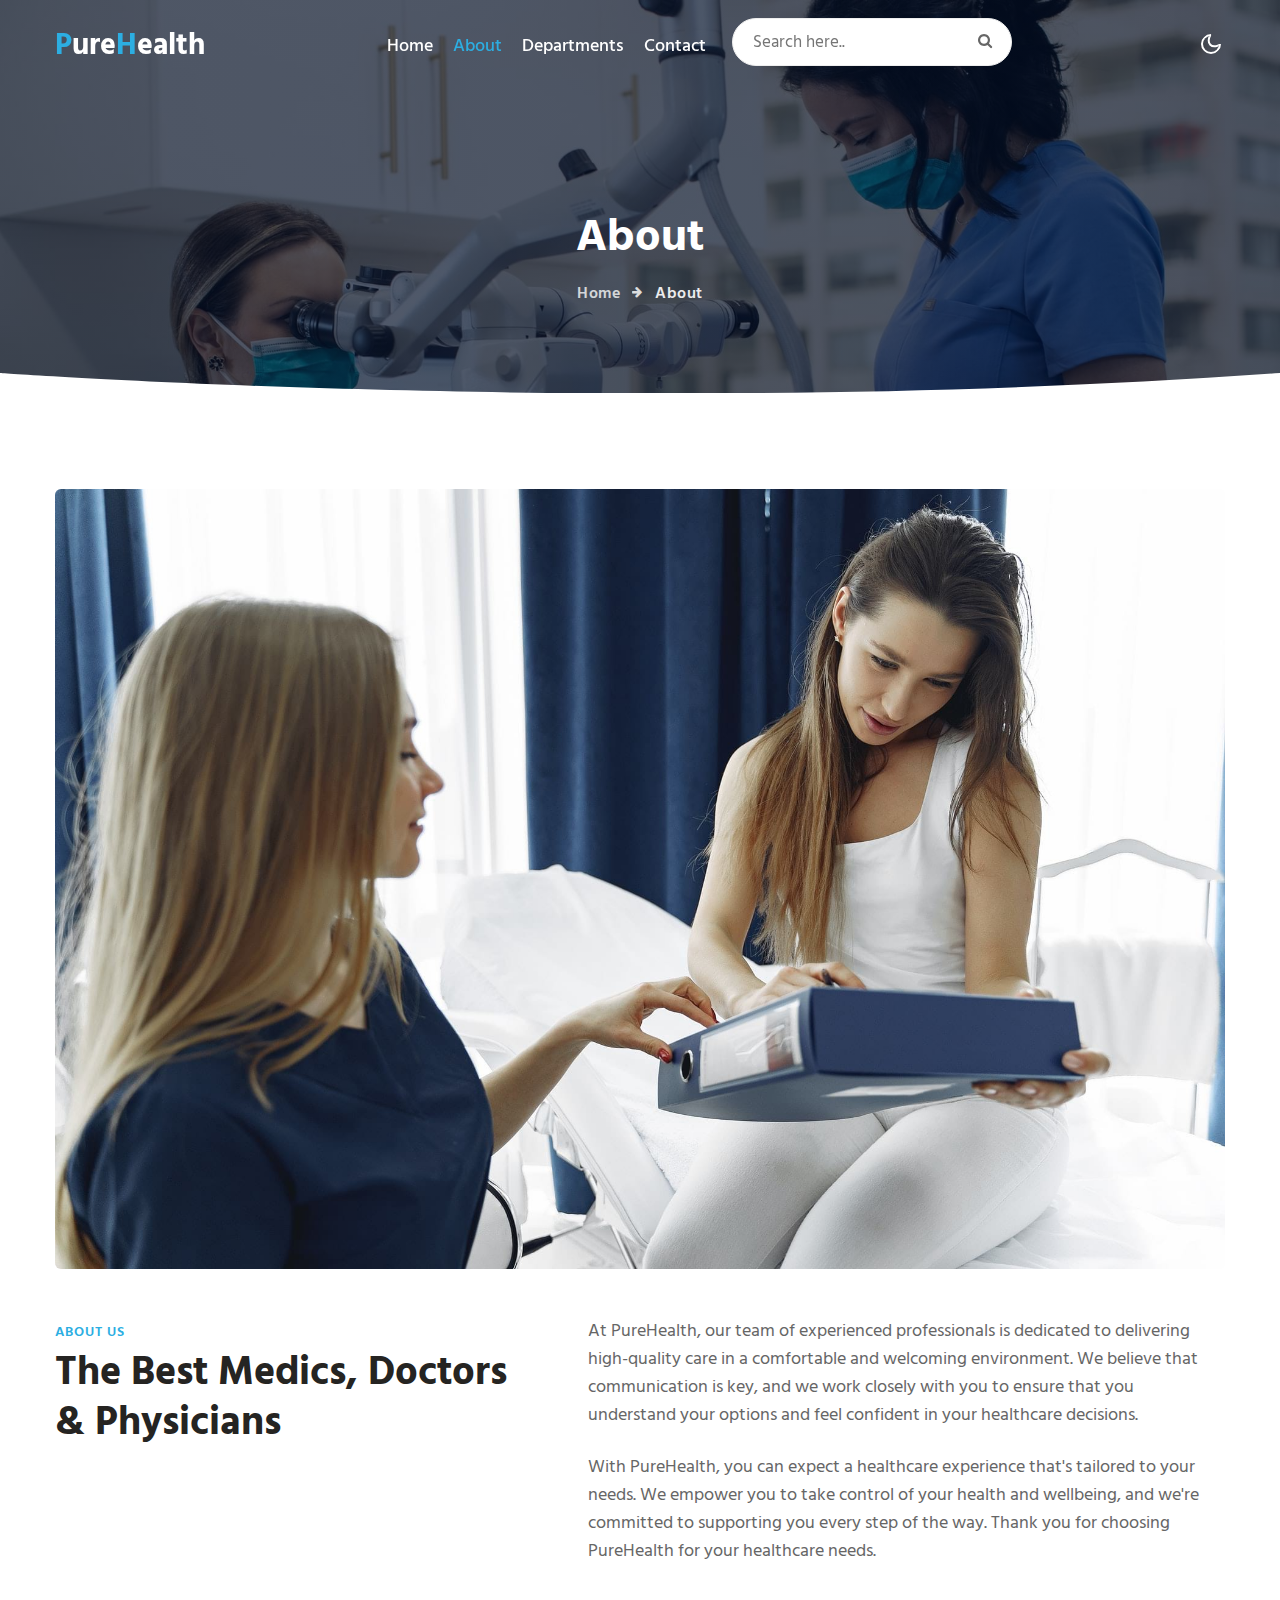
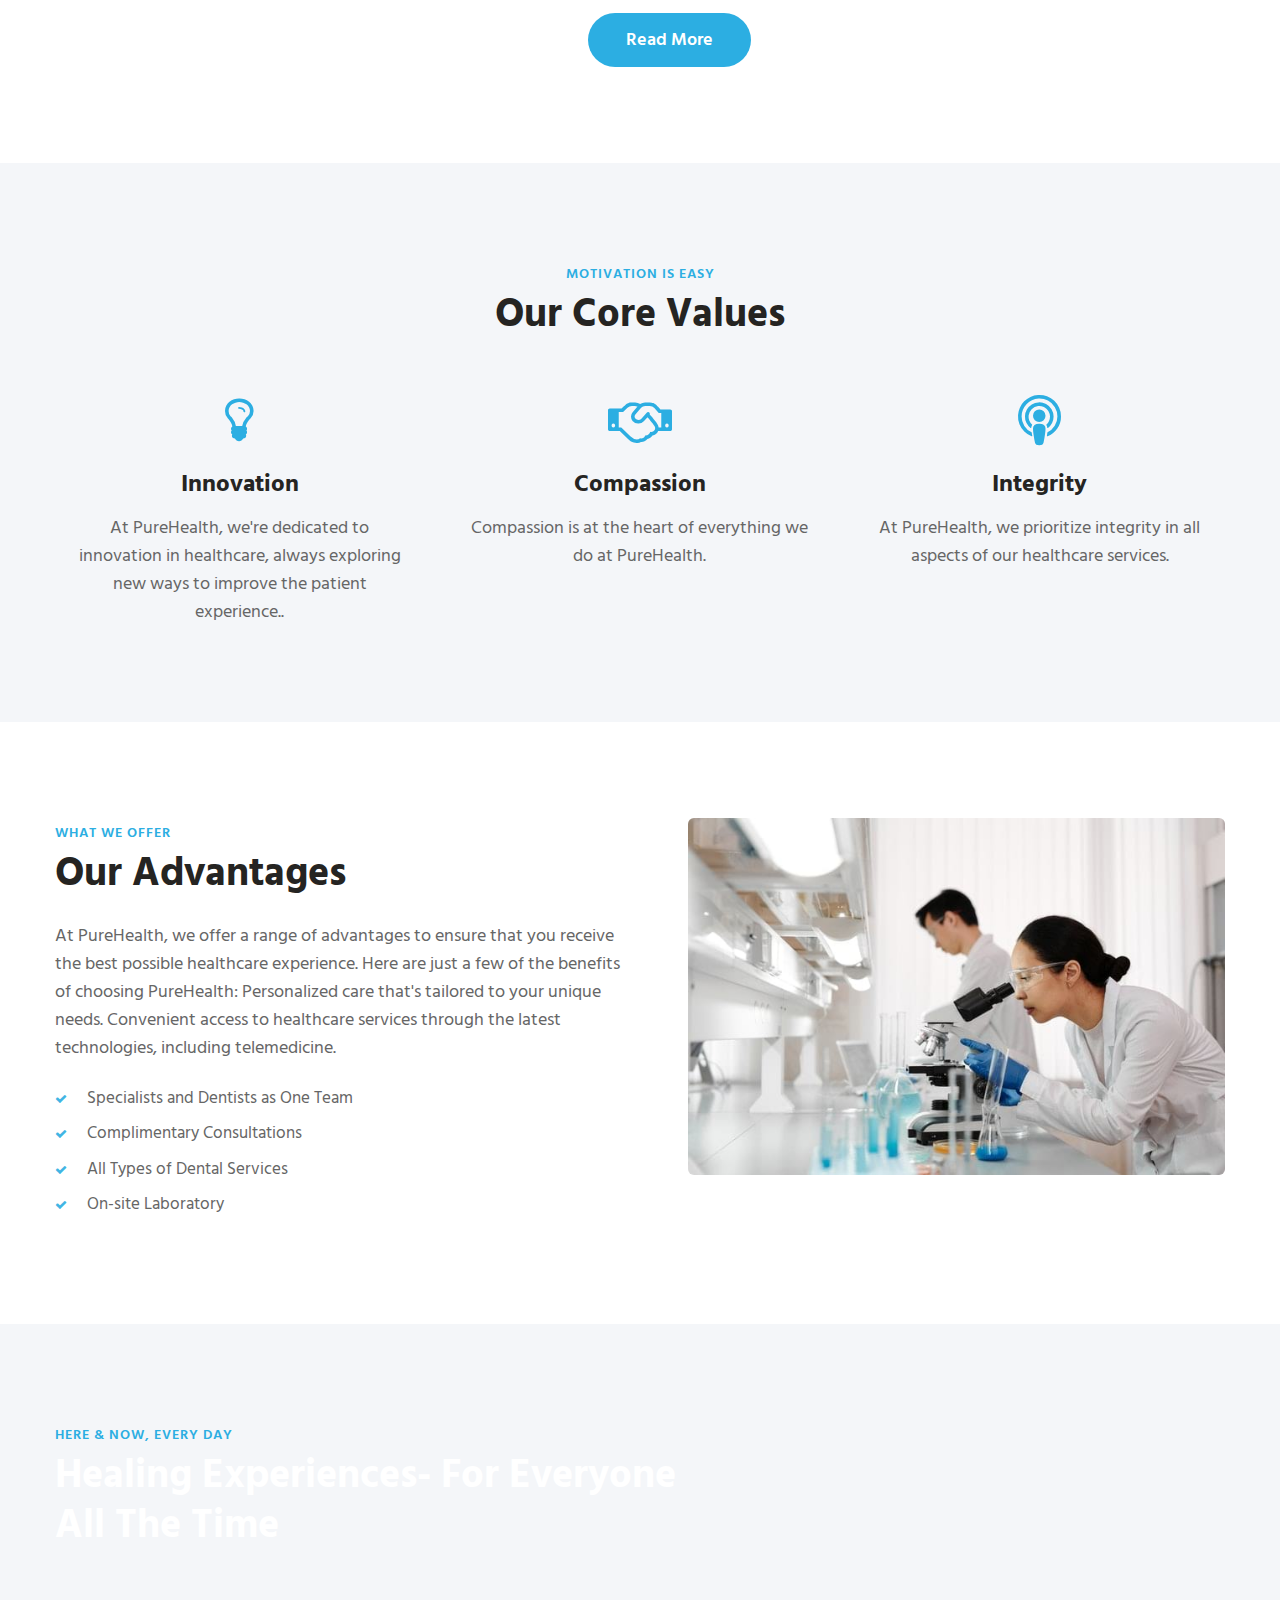
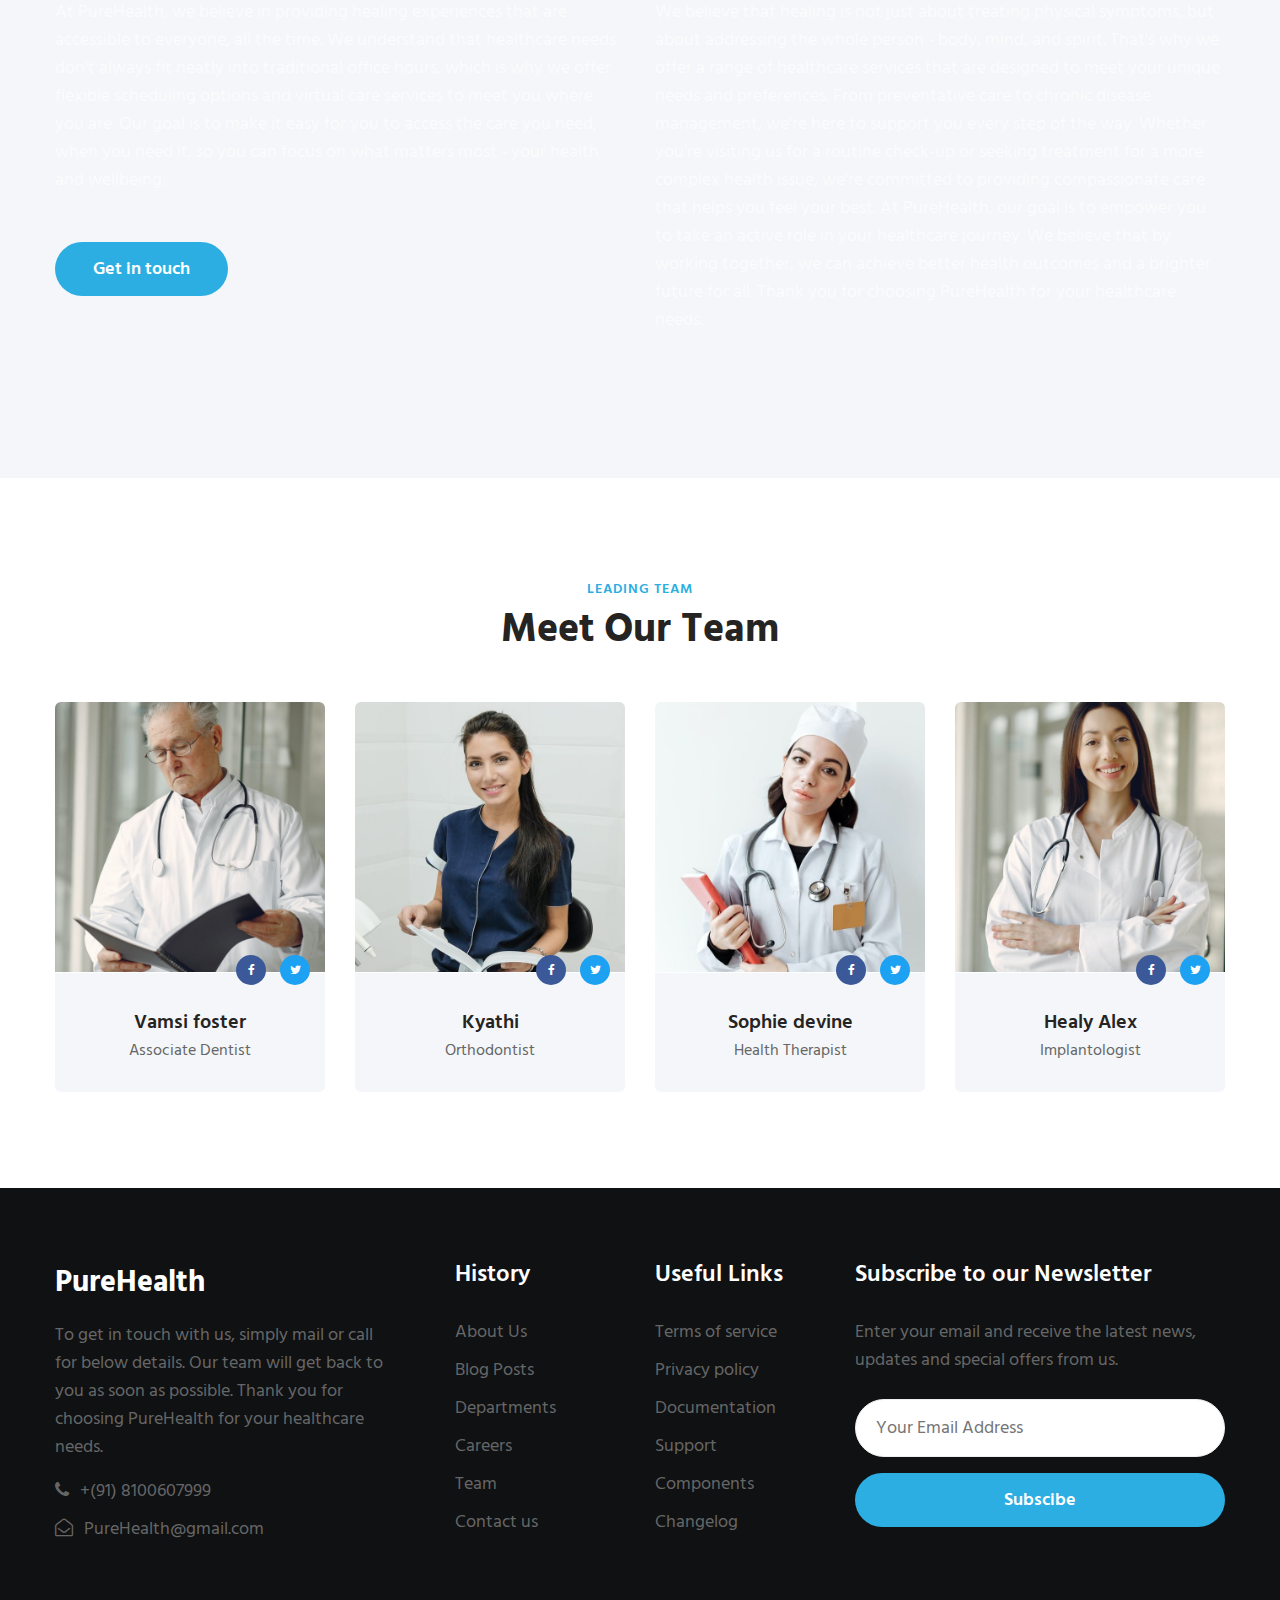
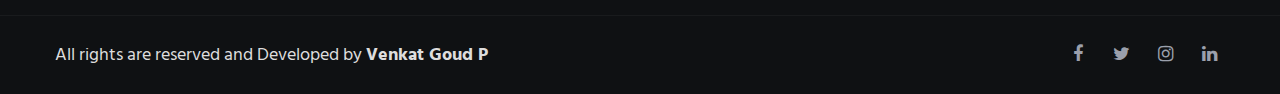
<file: about.html>
<!doctype html>
<html lang="zxx">

<head>
 
  <meta charset="utf-8">
  <meta name="viewport" content="width=device-width, initial-scale=1, shrink-to-fit=no">
  <meta name="keywords"
    content="PureHealth Responsive web template, Bootstrap Web Templates, Android Compatible web template, Smartphone Compatible web template, free webdesigns for Nokia, Samsung, LG, SonyEricsson, Motorola web design" />
  <title>PureHealth Medical</title>
  <link href="//fonts.googleapis.com/css2?family=Hind+Siliguri:wght@400;500;600;700&display=swap"
    rel="stylesheet">
  <!-- Template CSS -->
  <link rel="stylesheet" href="assets/css/style-starter.css">
</head>

<body>
  <!--header-->
  <div class="header-w3l">
    <!-- header -->
    <header id="site-header" class="fixed-top">
      <div class="container">
        <nav class="navbar navbar-expand-lg stroke">
          <a class="navbar-brand" href="index.html">
           <span class="sub-logo">P</span>ure<span class="sub-logo">H</span>ealth</span>
          </a>
          <!-- if logo is image enable this   
            <a class="navbar-brand" href="#index.html">
                <img src="image-path" alt="Your logo" title="Your logo" style="height:35px;" />
            </a> -->
          <button class="navbar-toggler  collapsed bg-gradient" type="button" data-toggle="collapse"
            data-target="#navbarTogglerDemo02" aria-controls="navbarTogglerDemo02" aria-expanded="false"
            aria-label="Toggle navigation">
            <span class="navbar-toggler-icon fa icon-expand fa-bars"></span>
            <span class="navbar-toggler-icon fa icon-close fa-times"></span>
            </span>
          </button>

          <div class="collapse navbar-collapse" id="navbarTogglerDemo02">
            <ul class="navbar-nav mx-lg-auto">
              <li class="nav-item">
                <a class="nav-link" href="index.html">Home</a>
              </li>
              <li class="nav-item active">
                <a class="nav-link" href="about.html">About</a>
              </li>
              <li class="nav-item">
                <a class="nav-link"href="services.html">Departments</a>
              </li>
              
              <li class="nav-item">
                <a class="nav-link" href="contact.html">Contact</a>
              </li>
              <li class="search-bar ml-lg-3 mr-lg-5 mt-lg-0 mt-4">
                <!--/search-right-->
                <form class="search position-relative">
                  <input type="search" class="search__input" name="search" placeholder="Search here.."
                    onload="equalWidth()" required="">
                  <span class="fa fa-search search__icon"></span>
                </form>

                <!--//search-right-->
              </li>

            </ul>

          </div>
          <!-- toggle switch for light and dark theme -->
          <div class="mobile-position">
            <nav class="navigation">
              <div class="theme-switch-wrapper">
                <label class="theme-switch" for="checkbox">
                  <input type="checkbox" id="checkbox">
                  <div class="mode-container">
                    <i class="gg-sun"></i>
                    <i class="gg-moon"></i>
                  </div>
                </label>
              </div>
            </nav>
          </div>
          <!-- //toggle switch for light and dark theme -->
        </nav>
      </div>
    </header>
    </div>
    <!-- //header -->
    <!--/breadcrumb-bg-->
    <div class="breadcrumb-bg w3l-inner-page-breadcrumb py-5">
      <div class="container pt-lg-5 pt-md-3 p-lg-4 pb-md-3 my-lg-3">
        <h2 class="title pt-5">About</h2>
        <ul class="breadcrumbs-custom-path mt-3 text-center">
          <li><a href="index.html">Home</a></li>
          <li class="active"><span class="fa fa-arrow-right mx-2" aria-hidden="true"></span> About </li>
        </ul>
      </div>
    </div>
  <!--//breadcrumb-bg-->
  <!-- banner bottom shape -->
  <div class="position-relative">
    <div class="shape overflow-hidden">
      <svg viewBox="0 0 2880 48" fill="none" xmlns="http://www.w3.org/2000/svg">
        <path d="M0 48H1437.5H2880V0H2160C1442.5 52 720 0 720 0H0V48Z" fill="currentColor"></path>
      </svg>
    </div>
  </div>
  <!-- banner bottom shape -->
  <!-- //w3l-inner-page-breadcrumb-->
  <section class="w3l-about-ab" id="about">
    <div class="midd-w3 py-5">
      <div class="container py-lg-5 py-md-4 py-2">
        <div class="imgw3l-ab mb-md-5 mb-3">
          <img src="assets/images/banner2.jpg" alt="" class="radius-image img-fluid">
        </div>
        <div class="row">
          <div class="col-lg-5 left-wthree-img">
            <h6 class="title-subhny">About Us</h6>
            <h3 class="title-w3l mb-4">The Best Medics, Doctors & Physicians</h3>

          </div>
          <div class="col-lg-7 pl-lg-5 align-self">
            <p class="">At PureHealth, our team of experienced professionals is dedicated to delivering high-quality care in a comfortable and welcoming environment. 
              We believe that communication is key, and we work closely with you to ensure that you understand your options and feel confident in your healthcare decisions.
            </p>
            <p class="mt-4">With PureHealth, you can expect a healthcare experience that's tailored to your needs. 
              We empower you to take control of your health and wellbeing, and we're committed to supporting you every step of the way. 
              Thank you for choosing PureHealth for your healthcare needs.
            </p>
            <a href="about.html" class="btn btn-style btn-primary mt-lg-5 mt-4">Read More</a>
          </div>

        </div>
      </div>
    </div>
  </section>
  <!-- /bottom-grids-->
  <section class="w3l-bottom-grids-6 py-5" id="services1">
    <div class="container py-lg-5 py-md-4 py-2">
      <div class="title-content text-center">
        <h6 class="title-subhny text-center">Motivation is easy</h6>
        <h3 class="title-w3l mb-sm-5 mb-4 pb-sm-o pb-2 text-center">Our Core Values</h3>
      </div>
      <div class="grids-area-hny text-center row mt-lg-4">
        <div class="col-lg-4 col-md-6 grids-feature">
          <div class="area-box icon-blue">
            <span class="fa fa-lightbulb-o"></span>
            <h4><a href="#feature" class="title-head">Innovation</a></h4>
            <p>At PureHealth, we're dedicated to innovation in healthcare, always exploring new ways to improve the patient experience..</p>

          </div>
        </div>
        <div class="col-lg-4 col-md-6 grids-feature mt-md-0 mt-4">
          <div class="area-box icon-pink">
            <span class="fa fa-handshake-o"></span>
            <h4><a href="#feature" class="title-head">Compassion</a></h4>
            <p>Compassion is at the heart of everything we do at PureHealth.
            </p>

          </div>
        </div>
        <div class="col-lg-4 col-md-6 grids-feature mt-lg-0 mt-4">
          <div class="area-box icon-yellow">
            <span class="fa fa-podcast"></span>
            <h4><a href="#feature" class="title-head">Integrity</a></h4>
            <p>At PureHealth, we prioritize integrity in all aspects of our healthcare services.</p>

          </div>
        </div>
      </div>
    </div>
  </section>
  <!-- //bottom-grids-->
  <!-- home page block grids -->
  <section class="w3l-two-servicses py-5" id="services2">
    <div class="container py-lg-5 py-md-4 py-2">
     
      <div class="row bottom-ab-grids">
        <div class="col-lg-6 bottom-ab-left align-self">
          <h6 class="title-subhny">What We Offer</h6>
          <h3 class="title-w3l mb-4">Our Advantages</h3>
          <p class="">At PureHealth, we offer a range of advantages to ensure that you receive the best possible healthcare experience. 
            Here are just a few of the benefits of choosing PureHealth:
            Personalized care that's tailored to your unique needs.
            Convenient access to healthcare services through the latest technologies, including telemedicine.</p>
          <ul class="w3l-right-book mt-4">
            <li><span class="fa fa-check"></span> Specialists and Dentists as One Team</li>
            <li><span class="fa fa-check"></span> Complimentary Consultations</li>
            <li><span class="fa fa-check"></span> All Types of Dental Services</li>
            <li><span class="fa fa-check"></span> On-site Laboratory</li>
          </ul>
        </div>
        <div class="col-lg-6 bottom-right-grids pl-lg-5 mt-lg-0 mt-5">
          <img src="assets/images/g4.jpg" alt="" class="radius-image img-fluid">
        </div>
      </div>
    </div>
  </section>
  <!-- //home page block grids -->
  <section class="w3l-content-5 py-5">
    <div class="content-4-main py-lg-5 py-md-4">
      <div class="container pb-5">
        <div class="title-content text-left">
          <h6 class="title-subhny">Here & Now, Every Day</h6>
          <h3 class="title-w3l two mb-sm-5 mb-4">Healing Experiences- For Everyone <br> All The Time</h3>
        </div>
        <div class="content-info-in row">
          <div class="content-left col-lg-6">
            <p class=""> At PureHealth, we believe in providing healing experiences that are accessible to everyone, all the time.
              We understand that healthcare needs don't always fit neatly into traditional office hours, which is why we offer flexible scheduling options and virtual care services to meet you where you are. 
              Our goal is to make it easy for you to access the care you need, when you need it, so you can focus on what matters most - your health and wellbeing. </p>
            <a href="#discover" class="btn btn-style btn-primary mt-md-5 mt-4">Get in touch</a>
          </div>
          <div class="content-right col-lg-6 mt-lg-0 mt-5">
            <p>We believe that healing is not just about treating physical symptoms, but about addressing the whole person - body, mind, and spirit. That's why we offer a range of healthcare services that are designed to meet your unique needs and preferences.
              From preventative care to chronic disease management, we're here to support you every step of the way. 
              Whether you're visiting us for a routine check-up or seeking treatment for a more complex health issue, we're committed to providing compassionate care that helps you feel your best. 
              At PureHealth, our goal is to empower you to take an active role in your healthcare journey. 
              We believe that by working together, we can achieve better health outcomes and a brighter future for all. Thank you for choosing PureHealth for your healthcare needs.</p>
          </div>
        </div>
      </div>
    </div>
  </section>
  <!--/team-sec-->
  <section class="w3l-team">
    <div class="team py-5">
      <div class="container py-lg-5 py-md-4">
        <div class="title-content text-center">
          <h6 class="title-subhny text-center">Leading Team</h6>
          <h3 class="title-w3l mb-sm-3 text-center">Meet Our Team</h3>
        </div>
        <div class="row team-row">
          <div class="col-lg-3 col-6 team-wrap mt-4 pt-lg-2">
            <div class="team-info">
              <div class="column position-relative img-circle">
                <a href="#url"><img src="assets/images/team1.jpg" alt="" class="img-fluid" /></a>
              </div>
              <div class="column-btm">
                <h3 class="name-pos"><a href="#url">Vamsi foster
                </a></h3>
                <p>Associate Dentist</p>
                <div class="social">
                  <a href="#facebook" class="facebook"><span class="fa fa-facebook" aria-hidden="true"></span></a>
                  <a href="#twitter" class="twitter"><span class="fa fa-twitter" aria-hidden="true"></span></a>
                </div>
              </div>
            </div>
          </div>
          <!-- end team member -->


          <div class="col-lg-3 col-6 team-wrap mt-4 pt-lg-2">
            <div class="team-info">
              <div class="column position-relative img-circle">
                <a href="#url"><img src="assets/images/team2.jpg" alt="" class="img-fluid" /></a>
              </div>
              <div class="column-btm">
                <h3 class="name-pos"><a href="#url">Kyathi</a></h3>
                <p>Orthodontist</p>
                <div class="social">
                  <a href="#facebook" class="facebook"><span class="fa fa-facebook" aria-hidden="true"></span></a>
                  <a href="#twitter" class="twitter"><span class="fa fa-twitter" aria-hidden="true"></span></a>
                </div>
              </div>
            </div>

          </div>
    

          <div class="col-lg-3 col-6 team-wrap mt-4 pt-lg-2">

            <div class="team-info">
              <div class="column position-relative img-circle">
                <a href="#url"><img src="assets/images/team3.jpg" alt="" class="img-fluid" /></a>
              </div>
              <div class="column-btm">
                <h3 class="name-pos"><a href="#url">Sophie devine</a></h3>
                <p>Health Therapist</p>
                <div class="social">
                  <a href="#facebook" class="facebook"><span class="fa fa-facebook" aria-hidden="true"></span></a>
                  <a href="#twitter" class="twitter"><span class="fa fa-twitter" aria-hidden="true"></span></a>
                </div>
              </div>
            </div>
          </div>
          <div class="col-lg-3 col-6 team-wrap mt-4 pt-lg-2">
            <div class="team-info">
              <div class="column position-relative img-circle">
                <a href="#url"><img src="assets/images/team4.jpg" alt="" class="img-fluid" /></a>
              </div>
              <div class="column-btm">
                <h3 class="name-pos"><a href="#url">Healy Alex</a></h3>
                <p>Implantologist</p>
                <div class="social">
                  <a href="#facebook" class="facebook"><span class="fa fa-facebook" aria-hidden="true"></span></a>
                  <a href="#twitter" class="twitter"><span class="fa fa-twitter" aria-hidden="true"></span></a>
                </div>
              </div>
            </div>
          </div>
          <!-- end team member -->
        </div>
      </div>
    </div>
  </section>
  <!--//team-sec-->
  
  <!-- footer -->
  <section class="w3l-footer-29-main">
    <div class="footer-29 py-5">
      <div class="container py-lg-4">
        <div class="row footer-top-29">
          <div class="col-lg-4 col-md-6 col-sm-7 footer-list-29 footer-1 pr-lg-5">
            <div class="footer-logo mb-3">
              <a class="navbar-brand" href="index.html">PureHealth</a>
            </div>
            <p>To get in touch with us, simply mail or call for below details. 
              Our team will get back to you as soon as possible. 
              Thank you for choosing PureHealth for your healthcare needs.</p>
            <ul class="mt-3">
              <li><a href="tel:+(21) 255 999 8888"><span class="fa fa-phone"></span>+(91) 8100607999</a></li>
              <li><a href="mailto:PureHealth@gmail.com" class="mail"><span class="fa fa-envelope-open-o"></span>
                  PureHealth@gmail.com</a></li>
            </ul>
          </div>
          <div class="col-lg-2 col-md-6 col-sm-5 col-6 footer-list-29 footer-2 mt-sm-0 mt-5">

            <ul>
              <h6 class="footer-title-29">History</h6>
              <li><a href="about.html">About Us</a></li>
              <li><a href="blog.html"> Blog Posts</a></li>
              <li><a href="services.html">Departments</a></li>
              <li><a href="#careers"> Careers</a></li>
              <li><a href="about.html">Team</a></li>
              <li><a href="contact.html">Contact us</a></li>
            </ul>
          </div>
          <div class="col-lg-2 col-md-6 col-sm-5 col-6 footer-list-29 footer-3 mt-lg-0 mt-5">
            <h6 class="footer-title-29">Useful Links</h6>
            <ul>
              <li><a href="#terms">Terms of service</a></li>
              <li><a href="#privacy"> Privacy policy</a></li>
              <li><a href="#doc"> Documentation</a></li>
              <li><a href="#support"> Support</a></li>
              <li><a href="#components"> Components</a></li>
              <li><a href="#changelog"> Changelog</a></li>
            </ul>

          </div>
          <div class="col-lg-4 col-md-6 col-sm-7 footer-list-29 footer-4 mt-lg-0 mt-5">
            <h6 class="footer-title-29">Subscribe to our Newsletter </h6>
            <p>Enter your email and receive the latest news, updates and special offers from us.</p>

            <form action="#" class="subscribe" method="post">
              <input type="email" name="email" placeholder="Your Email Address" required="">
              <button class="btn btn-style btn-primary w-100 mt-3">Subscibe</button>
            </form>
          </div>
        </div>
      </div>
    </div>
  </section>
  <!-- //footer -->

  <!-- copyright -->
  <section class="w3l-copyright">
    <div class="container">
      <div class="row bottom-copies">
        <p class="col-lg-8 copy-footer-29">All rights are reserved and Developed by <b>Venkat Goud P</b></p>

        <div class="col-lg-4 main-social-footer-29">
          <a href="#facebook" class="facebook"><span class="fa fa-facebook"></span></a>
          <a href="#twitter" class="twitter"><span class="fa fa-twitter"></span></a>
          <a href="#instagram" class="instagram"><span class="fa fa-instagram"></span></a>
          <a href="#linkedin" class="linkedin"><span class="fa fa-linkedin"></span></a>
        </div>

      </div>
    </div>

    <!-- move top -->
    <button onclick="topFunction()" id="movetop" title="Go to top">
      &#10548;
    </button>
    <script>
      // When the user scrolls down 20px from the top of the document, show the button
      window.onscroll = function () {
        scrollFunction()
      };

      function scrollFunction() {
        if (document.body.scrollTop > 20 || document.documentElement.scrollTop > 20) {
          document.getElementById("movetop").style.display = "block";
        } else {
          document.getElementById("movetop").style.display = "none";
        }
      }

      // When the user clicks on the button, scroll to the top of the document
      function topFunction() {
        document.body.scrollTop = 0;
        document.documentElement.scrollTop = 0;
      }
    </script>
    <!-- /move top -->
  </section>
  <!-- //copyright -->
  <!--//footer-->
  <!-- Template JavaScript -->
  <script src="assets/js/jquery-3.3.1.min.js"></script>
  <script src="assets/js/theme-change.js"></script>

  <!-- disable body scroll which navbar is in active -->
  <script>
    $(function () {
      $('.navbar-toggler').click(function () {
        $('body').toggleClass('noscroll');
      })
    });
  </script>
  <!-- disable body scroll which navbar is in active -->

  <!--/MENU-JS-->
  <script>
    $(window).on("scroll", function () {
      var scroll = $(window).scrollTop();

      if (scroll >= 80) {
        $("#site-header").addClass("nav-fixed");
      } else {
        $("#site-header").removeClass("nav-fixed");
      }
    });

    //Main navigation Active Class Add Remove
    $(".navbar-toggler").on("click", function () {
      $("header").toggleClass("active");
    });
    $(document).on("ready", function () {
      if ($(window).width() > 991) {
        $("header").removeClass("active");
      }
      $(window).on("resize", function () {
        if ($(window).width() > 991) {
          $("header").removeClass("active");
        }
      });
    });
  </script>
  <!--//MENU-JS-->


  <script src="assets/js/bootstrap.min.js"></script>

</body>

</html>
</file>
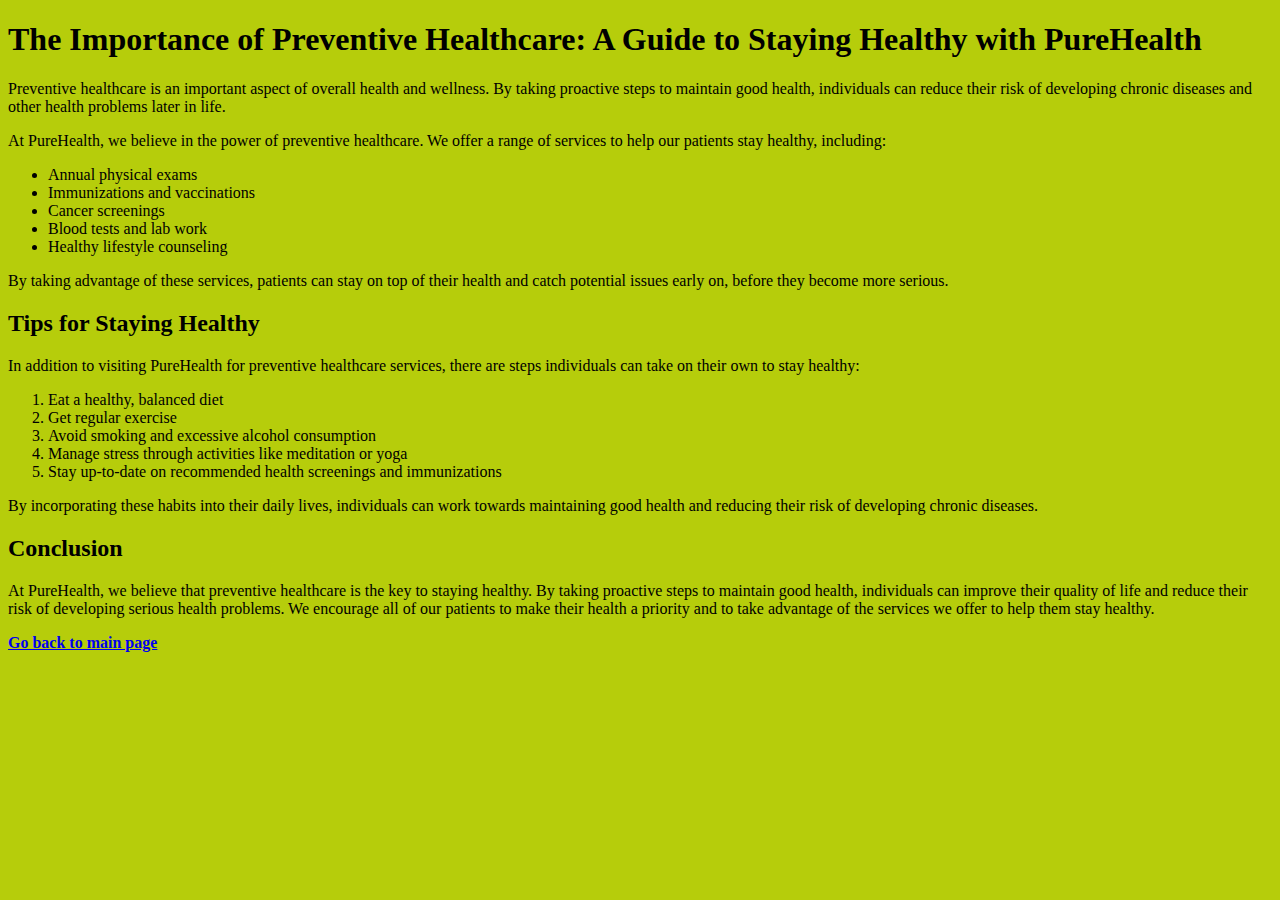
<file: blog1.html>
<!DOCTYPE html>
<html>
<head>
	<title>The Importance of Preventive Healthcare: A Guide to Staying Healthy with PureHealth</title>
	<style>
		body {
			background-color: #b6cd0b;
		}
		img {
			max-width: 100%;
			height: auto;
			margin: 20px 0;
		}
	</style>
</head>
<body>
	<header>
		<h1>The Importance of Preventive Healthcare: A Guide to Staying Healthy with PureHealth</h1>
	</header>
	<main>
		<p>Preventive healthcare is an important aspect of overall health and wellness. By taking proactive steps to maintain good health, individuals can reduce their risk of developing chronic diseases and other health problems later in life.</p>
		<p>At PureHealth, we believe in the power of preventive healthcare. We offer a range of services to help our patients stay healthy, including:</p>
		<ul>
			<li>Annual physical exams</li>
			<li>Immunizations and vaccinations</li>
			<li>Cancer screenings</li>
			<li>Blood tests and lab work</li>
			<li>Healthy lifestyle counseling</li>
		</ul>
		<p>By taking advantage of these services, patients can stay on top of their health and catch potential issues early on, before they become more serious.</p>
		<h2>Tips for Staying Healthy</h2>
		<p>In addition to visiting PureHealth for preventive healthcare services, there are steps individuals can take on their own to stay healthy:</p>
		<ol>
			<li>Eat a healthy, balanced diet</li>
			<li>Get regular exercise</li>
			<li>Avoid smoking and excessive alcohol consumption</li>
			<li>Manage stress through activities like meditation or yoga</li>
			<li>Stay up-to-date on recommended health screenings and immunizations</li>
		</ol>
		<p>By incorporating these habits into their daily lives, individuals can work towards maintaining good health and reducing their risk of developing chronic diseases.</p>
		<h2>Conclusion</h2>
		<p>At PureHealth, we believe that preventive healthcare is the key to staying healthy. By taking proactive steps to maintain good health, individuals can improve their quality of life and reduce their risk of developing serious health problems. We encourage all of our patients to make their health a priority and to take advantage of the services we offer to help them stay healthy.</p>
        <b><a href="index.html">Go back to main page</a></b>
    </main>
</body>
</html>
</file>
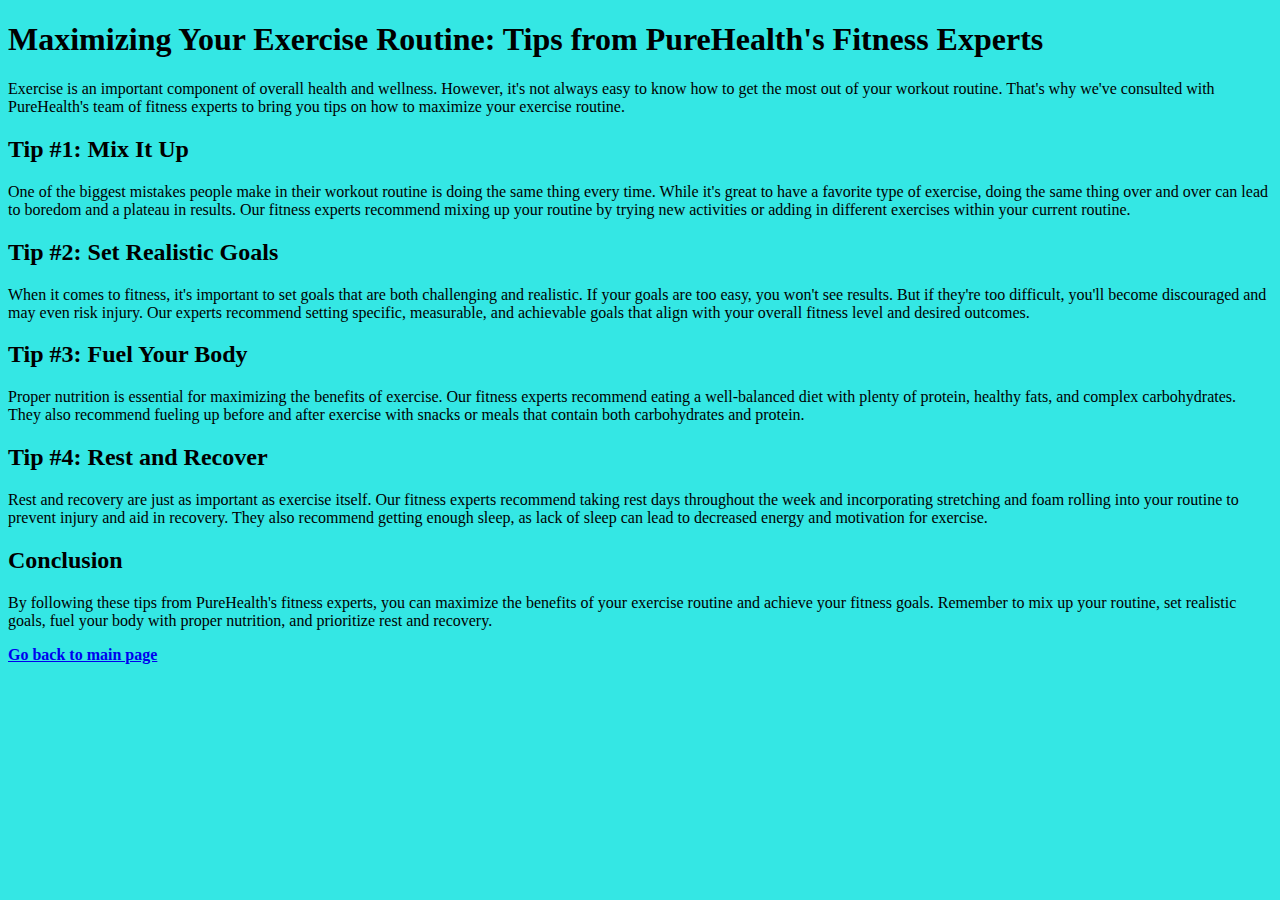
<file: blog2.html>
<!DOCTYPE html>
<html>
<head>
	<title>Maximizing Your Exercise Routine: Tips from PureHealth's Fitness Experts</title>
	<style>
		body {
			background-color: #34e7e4;
		}
		img {
			max-width: 100%;
			height: auto;
			margin: 20px 0;
		}
	</style>
</head>
<body>
	<header>
		<h1>Maximizing Your Exercise Routine: Tips from PureHealth's Fitness Experts</h1>
	</header>
	<main>
		<p>Exercise is an important component of overall health and wellness. However, it's not always easy to know how to get the most out of your workout routine. That's why we've consulted with PureHealth's team of fitness experts to bring you tips on how to maximize your exercise routine.</p>
		<h2>Tip #1: Mix It Up</h2>
		<p>One of the biggest mistakes people make in their workout routine is doing the same thing every time. While it's great to have a favorite type of exercise, doing the same thing over and over can lead to boredom and a plateau in results. Our fitness experts recommend mixing up your routine by trying new activities or adding in different exercises within your current routine.</p>
		<h2>Tip #2: Set Realistic Goals</h2>
		<p>When it comes to fitness, it's important to set goals that are both challenging and realistic. If your goals are too easy, you won't see results. But if they're too difficult, you'll become discouraged and may even risk injury. Our experts recommend setting specific, measurable, and achievable goals that align with your overall fitness level and desired outcomes.</p>
		<h2>Tip #3: Fuel Your Body</h2>
		<p>Proper nutrition is essential for maximizing the benefits of exercise. Our fitness experts recommend eating a well-balanced diet with plenty of protein, healthy fats, and complex carbohydrates. They also recommend fueling up before and after exercise with snacks or meals that contain both carbohydrates and protein.</p>
		<h2>Tip #4: Rest and Recover</h2>
		<p>Rest and recovery are just as important as exercise itself. Our fitness experts recommend taking rest days throughout the week and incorporating stretching and foam rolling into your routine to prevent injury and aid in recovery. They also recommend getting enough sleep, as lack of sleep can lead to decreased energy and motivation for exercise.</p>
		<h2>Conclusion</h2>
		<p>By following these tips from PureHealth's fitness experts, you can maximize the benefits of your exercise routine and achieve your fitness goals. Remember to mix up your routine, set realistic goals, fuel your body with proper nutrition, and prioritize rest and recovery.</p>
        <b><a href="index.html">Go back to main page</a></b>
    </main>
</body>
</html>
</file>
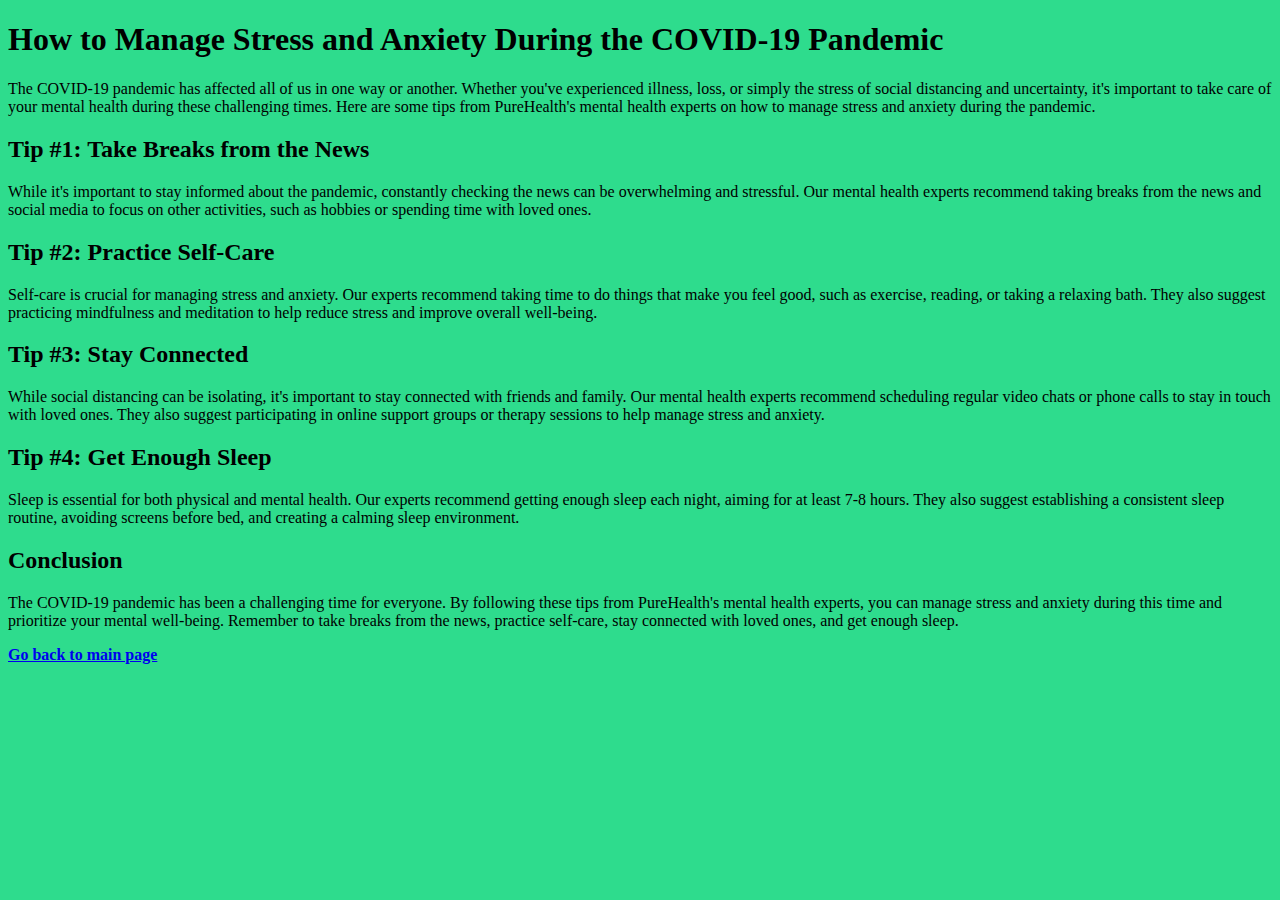
<file: blog3.html>
<!DOCTYPE html>
<html>
<head>
	<title>How to Manage Stress and Anxiety During the COVID-19 Pandemic</title>
	<style>
		body {
			background-color: #2edc8d;
		}
		img {
			max-width: 100%;
			height: auto;
			margin: 20px 0;
		}
	</style>
</head>
<body>
	<header>
		<h1>How to Manage Stress and Anxiety During the COVID-19 Pandemic</h1>
	</header>
	<main>
		<p>The COVID-19 pandemic has affected all of us in one way or another. Whether you've experienced illness, loss, or simply the stress of social distancing and uncertainty, it's important to take care of your mental health during these challenging times. Here are some tips from PureHealth's mental health experts on how to manage stress and anxiety during the pandemic.</p>
		<h2>Tip #1: Take Breaks from the News</h2>
		<p>While it's important to stay informed about the pandemic, constantly checking the news can be overwhelming and stressful. Our mental health experts recommend taking breaks from the news and social media to focus on other activities, such as hobbies or spending time with loved ones.</p>
		<h2>Tip #2: Practice Self-Care</h2>
		<p>Self-care is crucial for managing stress and anxiety. Our experts recommend taking time to do things that make you feel good, such as exercise, reading, or taking a relaxing bath. They also suggest practicing mindfulness and meditation to help reduce stress and improve overall well-being.</p>
		<h2>Tip #3: Stay Connected</h2>
		<p>While social distancing can be isolating, it's important to stay connected with friends and family. Our mental health experts recommend scheduling regular video chats or phone calls to stay in touch with loved ones. They also suggest participating in online support groups or therapy sessions to help manage stress and anxiety.</p>
		<h2>Tip #4: Get Enough Sleep</h2>
		<p>Sleep is essential for both physical and mental health. Our experts recommend getting enough sleep each night, aiming for at least 7-8 hours. They also suggest establishing a consistent sleep routine, avoiding screens before bed, and creating a calming sleep environment.</p>
		<h2>Conclusion</h2>
		<p>The COVID-19 pandemic has been a challenging time for everyone. By following these tips from PureHealth's mental health experts, you can manage stress and anxiety during this time and prioritize your mental well-being. Remember to take breaks from the news, practice self-care, stay connected with loved ones, and get enough sleep.</p>
        <b><a href="index.html">Go back to main page</a></b>
    </main>
</body>
</html>
</file>
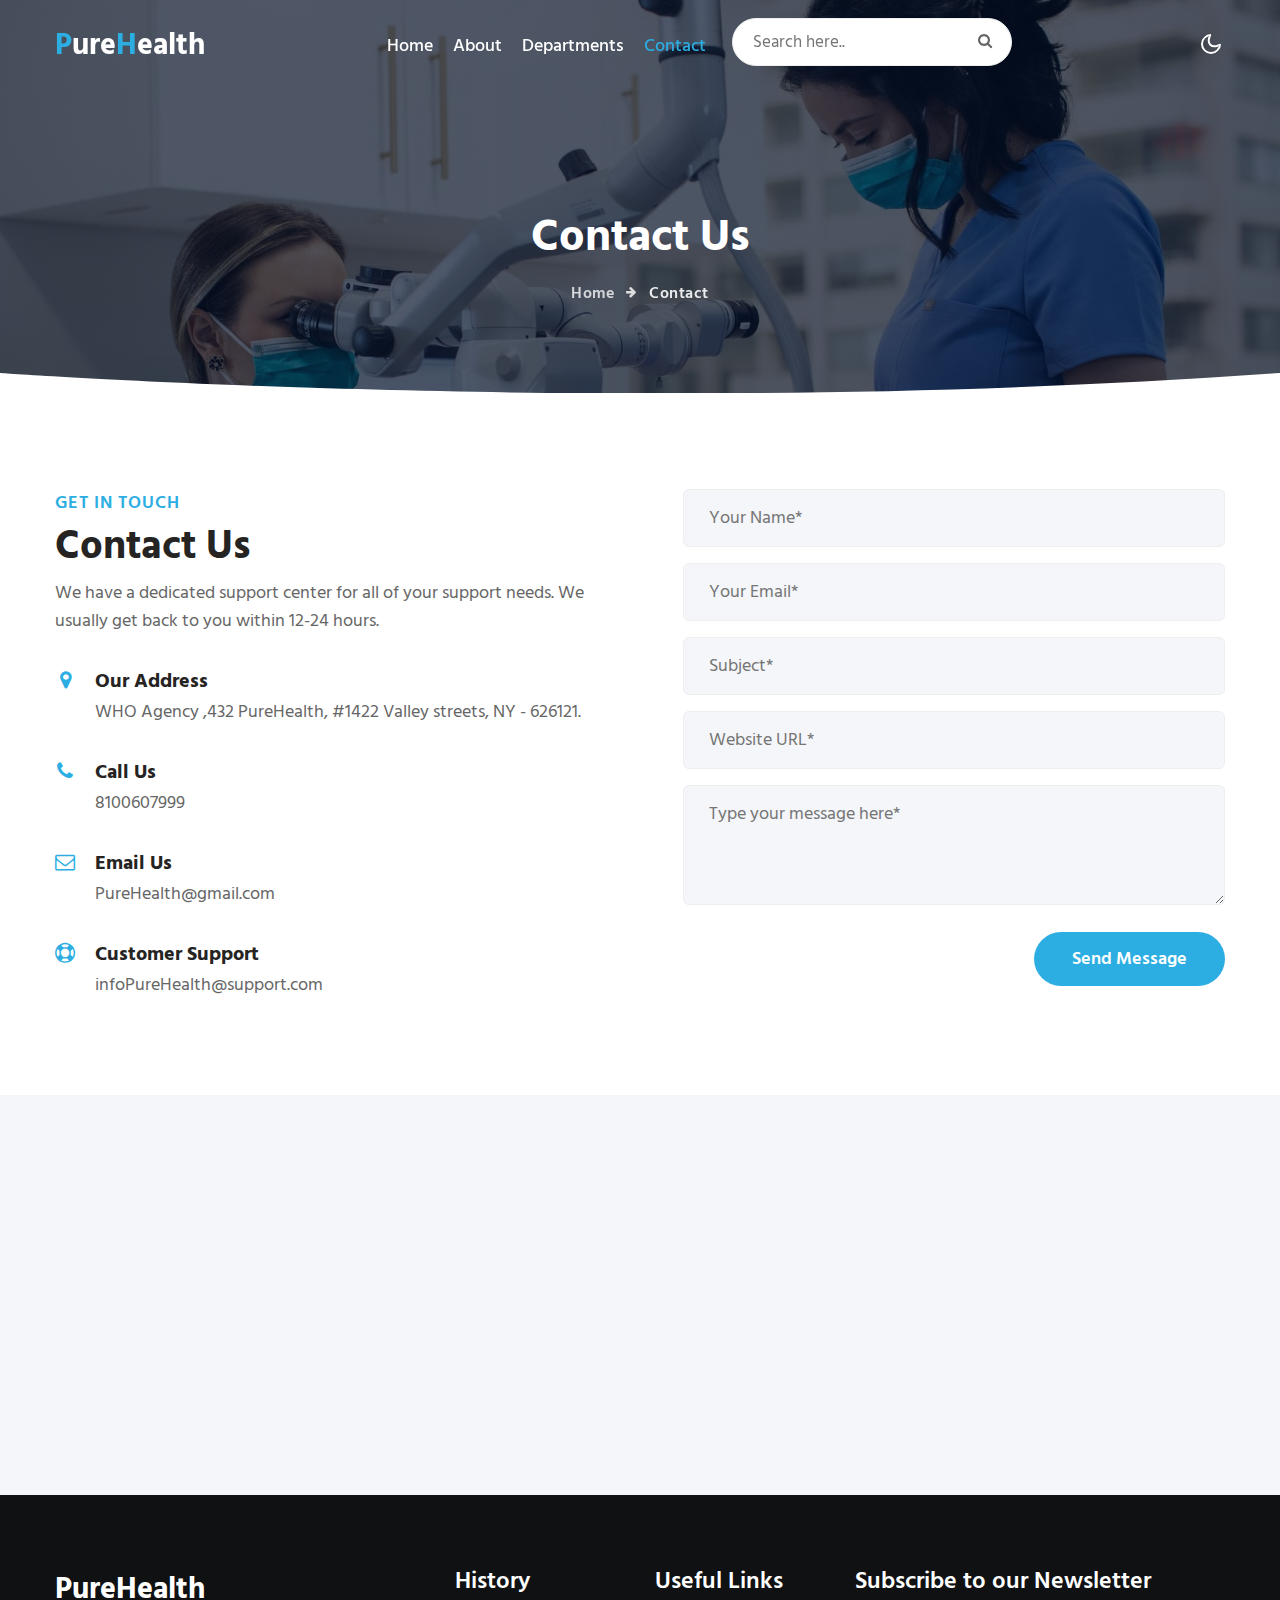
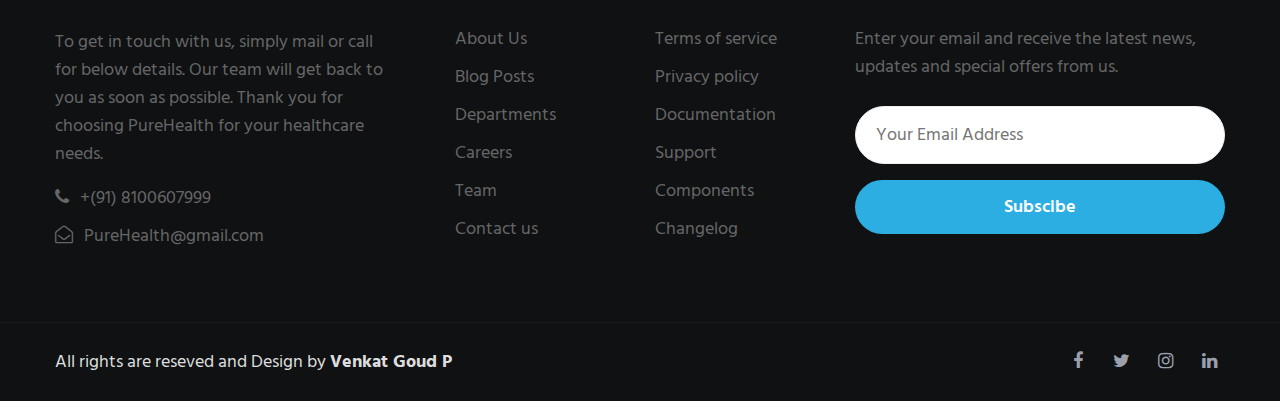
<file: contact.html>
<!doctype html>
<html lang="zxx">

<head>
  <!-- Required meta tags -->
  <meta charset="utf-8">
  <meta name="viewport" content="width=device-width, initial-scale=1, shrink-to-fit=no">
  <meta name="keywords"
    content="PureHealth Responsive web template, Bootstrap Web Templates, Android Compatible web template, Smartphone Compatible web template, free webdesigns for Nokia, Samsung, LG, SonyEricsson, Motorola web design" />
  <title>PureHealth Medical </title>
  <link href="//fonts.googleapis.com/css2?family=Hind+Siliguri:wght@400;500;600;700&display=swap"
    rel="stylesheet">
  <!-- Template CSS -->
  <link rel="stylesheet" href="assets/css/style-starter.css">
</head>

<body>
  <!--header-->
  <div class="header-w3l">
    <!-- header -->
    <header id="site-header" class="fixed-top">
      <div class="container">
        <nav class="navbar navbar-expand-lg stroke">
          <a class="navbar-brand" href="index.html">
             <span class="sub-logo">P</span>ure<span class="sub-logo">H</span>ealth</span>
          </a>
          <!-- if logo is image enable this   
            <a class="navbar-brand" href="#index.html">
                <img src="image-path" alt="Your logo" title="Your logo" style="height:35px;" />
            </a> -->
          <button class="navbar-toggler  collapsed bg-gradient" type="button" data-toggle="collapse"
            data-target="#navbarTogglerDemo02" aria-controls="navbarTogglerDemo02" aria-expanded="false"
            aria-label="Toggle navigation">
            <span class="navbar-toggler-icon fa icon-expand fa-bars"></span>
            <span class="navbar-toggler-icon fa icon-close fa-times"></span>
            </span>
          </button>

          <div class="collapse navbar-collapse" id="navbarTogglerDemo02">
            <ul class="navbar-nav mx-lg-auto">
              <li class="nav-item">
                <a class="nav-link" href="index.html">Home</a>
              </li>
              <li class="nav-item">
                <a class="nav-link" href="about.html">About</a>
              </li>
              <li class="nav-item">
                <a class="nav-link"href="services.html">Departments</a>
              </li>
             
              <li class="nav-item active">
                <a class="nav-link" href="contact.html">Contact</a>
              </li>
              <li class="search-bar ml-lg-3 mr-lg-5 mt-lg-0 mt-4">
                <!--/search-right-->
                <form class="search position-relative">
                  <input type="search" class="search__input" name="search" placeholder="Search here.."
                    onload="equalWidth()" required="">
                  <span class="fa fa-search search__icon"></span>
                </form>

                <!--//search-right-->
              </li>

            </ul>

          </div>
          <!-- toggle switch for light and dark theme -->
          <div class="mobile-position">
            <nav class="navigation">
              <div class="theme-switch-wrapper">
                <label class="theme-switch" for="checkbox">
                  <input type="checkbox" id="checkbox">
                  <div class="mode-container">
                    <i class="gg-sun"></i>
                    <i class="gg-moon"></i>
                  </div>
                </label>
              </div>
            </nav>
          </div>
          <!-- //toggle switch for light and dark theme -->
        </nav>
      </div>
    </header>
    </div>
    <!-- //header -->
    <!--/breadcrumb-bg-->
    <div class="breadcrumb-bg py-5  w3l-inner-page-breadcrumb">
      <div class="container pt-lg-5 pt-md-3 p-lg-4 pb-md-3 my-lg-3">
        <h2 class="title pt-5">Contact Us</h2>
        <ul class="breadcrumbs-custom-path mt-3 text-center">
          <li><a href="index.html">Home</a></li>
          <li class="active"><span class="fa fa-arrow-right mx-2" aria-hidden="true"></span> Contact </li>
        </ul>
      </div>
    </div>

  <!--//breadcrumb-bg-->
  <!-- banner bottom shape -->
  <div class="position-relative">
    <div class="shape overflow-hidden">
      <svg viewBox="0 0 2880 48" fill="none" xmlns="http://www.w3.org/2000/svg">
        <path d="M0 48H1437.5H2880V0H2160C1442.5 52 720 0 720 0H0V48Z" fill="currentColor"></path>
      </svg>
    </div>
  </div>
  <!-- banner bottom shape -->
  <!--/contact-->
  <section class="w3l-contact-2 py-5" id="contact">
    <div class="container py-lg-5 py-md-4 py-2">
      <div class="contact-grids d-grid">
        <div class="contact-left">
          <h6 class="title-subhny mb-1">Get in Touch</h6>
          <h3 class="title-w3l mb-2">Contact Us</h3>
          <p>We have a dedicated support center for all of your support needs. We usually get back to you within
            12-24 hours.</p>
          <div class="cont-details">
            <div class="cont-top margin-up">
              <div class="cont-left text-center">
                <span class="fa fa-map-marker"></span>
              </div>
              <div class="cont-right">
                <h6>Our Address</h6>
                <p>WHO Agency ,432 PureHealth, #1422 Valley streets, NY - 626121.</p>
              </div>
            </div>
            <div class="cont-top margin-up">
              <div class="cont-left text-center">
                <span class="fa fa-phone"></span>
              </div>
              <div class="cont-right">
                <h6>Call Us</h6>
                <p><a href="tel:8100607999">8100607999</a></p>
              </div>
            </div>
            <div class="cont-top margin-up">
              <div class="cont-left text-center">
                <span class="fa fa-envelope-o"></span>
              </div>
              <div class="cont-right">
                <h6>Email Us</h6>
                <p><a href="mailto:example@mail.com" class="mail">PureHealth@gmail.com</a></p>
              </div>
            </div>
            <div class="cont-top margin-up">
              <div class="cont-left text-center">
                <span class="fa fa-life-ring"></span>
              </div>
              <div class="cont-right">
                <h6>Customer Support</h6>
                <p><a href="mailto:infoPureHealth@support.com" class="mail">infoPureHealth@support.com</a></p>
              </div>
            </div>
          </div>
        </div>
        <div class="contact-right">
          <form action="https://sendmail.purehealth.com/submitForm" method="post" class="signin-form">
            <div class="input-grids">
              <input type="text" name="w3lName" id="w3lName" placeholder="Your Name*" class="contact-input"
                required="" />
              <input type="email" name="w3lSender" id="w3lSender" placeholder="Your Email*" class="contact-input"
                required="" />
              <input type="text" name="w3lSubect" id="w3lSubect" placeholder="Subject*" class="contact-input"
                required="" />
              <input type="text" name="w3lWebsite" id="w3lWebsite" placeholder="Website URL*" class="contact-input"
                required="" />
            </div>
            <div class="form-input">
              <textarea name="w3lMessage" id="w3lMessage" placeholder="Type your message here*" required=""></textarea>
            </div>
            <div class="w3l-submit text-lg-right">
            <button class="btn btn-style btn-primary">Send Message</button>
            </div>
          </form>
        </div>
      </div>
  </section>
  <!-- /map-->
  <div class="map-iframe">
    <iframe
      src="https://www.google.com/maps/embed?pb=!1m18!1m12!1m3!1d317718.69319292053!2d-0.3817765050863085!3d51.528307984912544!2m3!1f0!2f0!3f0!3m2!1i1024!2i768!4f13.1!3m3!1m2!1s0x47d8a00baf21de75%3A0x52963a5addd52a99!2sLondon%2C+UK!5e0!3m2!1sen!2spl!4v1562654563739!5m2!1sen!2spl"
      width="100%" height="400" frameborder="0" style="border: 0px;" allowfullscreen=""></iframe>
  </div>
  <!-- //map-->
  <!-- /contact -->
  <!-- footer -->
  <section class="w3l-footer-29-main">
    <div class="footer-29 py-5">
      <div class="container py-lg-4">
        <div class="row footer-top-29">
          <div class="col-lg-4 col-md-6 col-sm-7 footer-list-29 footer-1 pr-lg-5">
            <div class="footer-logo mb-3">
              <a class="navbar-brand" href="index.html">PureHealth</a>
            </div>
            <p>To get in touch with us, simply mail or call for below details. 
              Our team will get back to you as soon as possible. 
              Thank you for choosing PureHealth for your healthcare needs.</p>
            <ul class="mt-3">
              <li><a href="tel:+(21) 255 999 8888"><span class="fa fa-phone"></span>+(91) 8100607999</a></li>
              <li><a href="mailto:PureHealth@gmail.com" class="mail"><span class="fa fa-envelope-open-o"></span>
                  PureHealth@gmail.com</a></li>
            </ul>
          </div>
          <div class="col-lg-2 col-md-6 col-sm-5 col-6 footer-list-29 footer-2 mt-sm-0 mt-5">

            <ul>
              <h6 class="footer-title-29">History</h6>
              <li><a href="about.html">About Us</a></li>
              <li><a href="blog.html"> Blog Posts</a></li>
              <li><a href="services.html">Departments</a></li>
              <li><a href="#careers"> Careers</a></li>
              <li><a href="about.html">Team</a></li>
              <li><a href="contact.html">Contact us</a></li>
            </ul>
          </div>
          <div class="col-lg-2 col-md-6 col-sm-5 col-6 footer-list-29 footer-3 mt-lg-0 mt-5">
            <h6 class="footer-title-29">Useful Links</h6>
            <ul>
              <li><a href="#terms">Terms of service</a></li>
              <li><a href="#privacy"> Privacy policy</a></li>
              <li><a href="#doc"> Documentation</a></li>
              <li><a href="#support"> Support</a></li>
              <li><a href="#components"> Components</a></li>
              <li><a href="#changelog"> Changelog</a></li>
            </ul>

          </div>
          <div class="col-lg-4 col-md-6 col-sm-7 footer-list-29 footer-4 mt-lg-0 mt-5">
            <h6 class="footer-title-29">Subscribe to our Newsletter </h6>
            <p>Enter your email and receive the latest news, updates and special offers from us.</p>

            <form action="#" class="subscribe" method="post">
              <input type="email" name="email" placeholder="Your Email Address" required="">
              <button class="btn btn-style btn-primary w-100 mt-3">Subscibe</button>
            </form>
          </div>
        </div>
      </div>
    </div>
  </section>
  <!-- //footer -->

  <!-- copyright -->
  <section class="w3l-copyright">
    <div class="container">
      <div class="row bottom-copies">
        <p class="col-lg-8 copy-footer-29">All rights are reseved and Design by <b>Venkat Goud P</b></p>
        <div class="col-lg-4 main-social-footer-29">
          <a href="#facebook" class="facebook"><span class="fa fa-facebook"></span></a>
          <a href="#twitter" class="twitter"><span class="fa fa-twitter"></span></a>
          <a href="#instagram" class="instagram"><span class="fa fa-instagram"></span></a>
          <a href="#linkedin" class="linkedin"><span class="fa fa-linkedin"></span></a>
        </div>

      </div>
    </div>

    <!-- move top -->
    <button onclick="topFunction()" id="movetop" title="Go to top">
      &#10548;
    </button>
    <script>
      // When the user scrolls down 20px from the top of the document, show the button
      window.onscroll = function () {
        scrollFunction()
      };

      function scrollFunction() {
        if (document.body.scrollTop > 20 || document.documentElement.scrollTop > 20) {
          document.getElementById("movetop").style.display = "block";
        } else {
          document.getElementById("movetop").style.display = "none";
        }
      }

      // When the user clicks on the button, scroll to the top of the document
      function topFunction() {
        document.body.scrollTop = 0;
        document.documentElement.scrollTop = 0;
      }
    </script>
    <!-- /move top -->
  </section>
  <!-- //copyright -->
  <!--//footer-->
  <!-- Template JavaScript -->
  <script src="assets/js/jquery-3.3.1.min.js"></script>
  <script src="assets/js/theme-change.js"></script>

  <!-- disable body scroll which navbar is in active -->
  <script>
    $(function () {
      $('.navbar-toggler').click(function () {
        $('body').toggleClass('noscroll');
      })
    });
  </script>
  <!-- disable body scroll which navbar is in active -->

  <!--/MENU-JS-->
  <script>
    $(window).on("scroll", function () {
      var scroll = $(window).scrollTop();

      if (scroll >= 80) {
        $("#site-header").addClass("nav-fixed");
      } else {
        $("#site-header").removeClass("nav-fixed");
      }
    });

    //Main navigation Active Class Add Remove
    $(".navbar-toggler").on("click", function () {
      $("header").toggleClass("active");
    });
    $(document).on("ready", function () {
      if ($(window).width() > 991) {
        $("header").removeClass("active");
      }
      $(window).on("resize", function () {
        if ($(window).width() > 991) {
          $("header").removeClass("active");
        }
      });
    });
  </script>
  <!--//MENU-JS-->


  <script src="assets/js/bootstrap.min.js"></script>

</body>

</html>
</file>
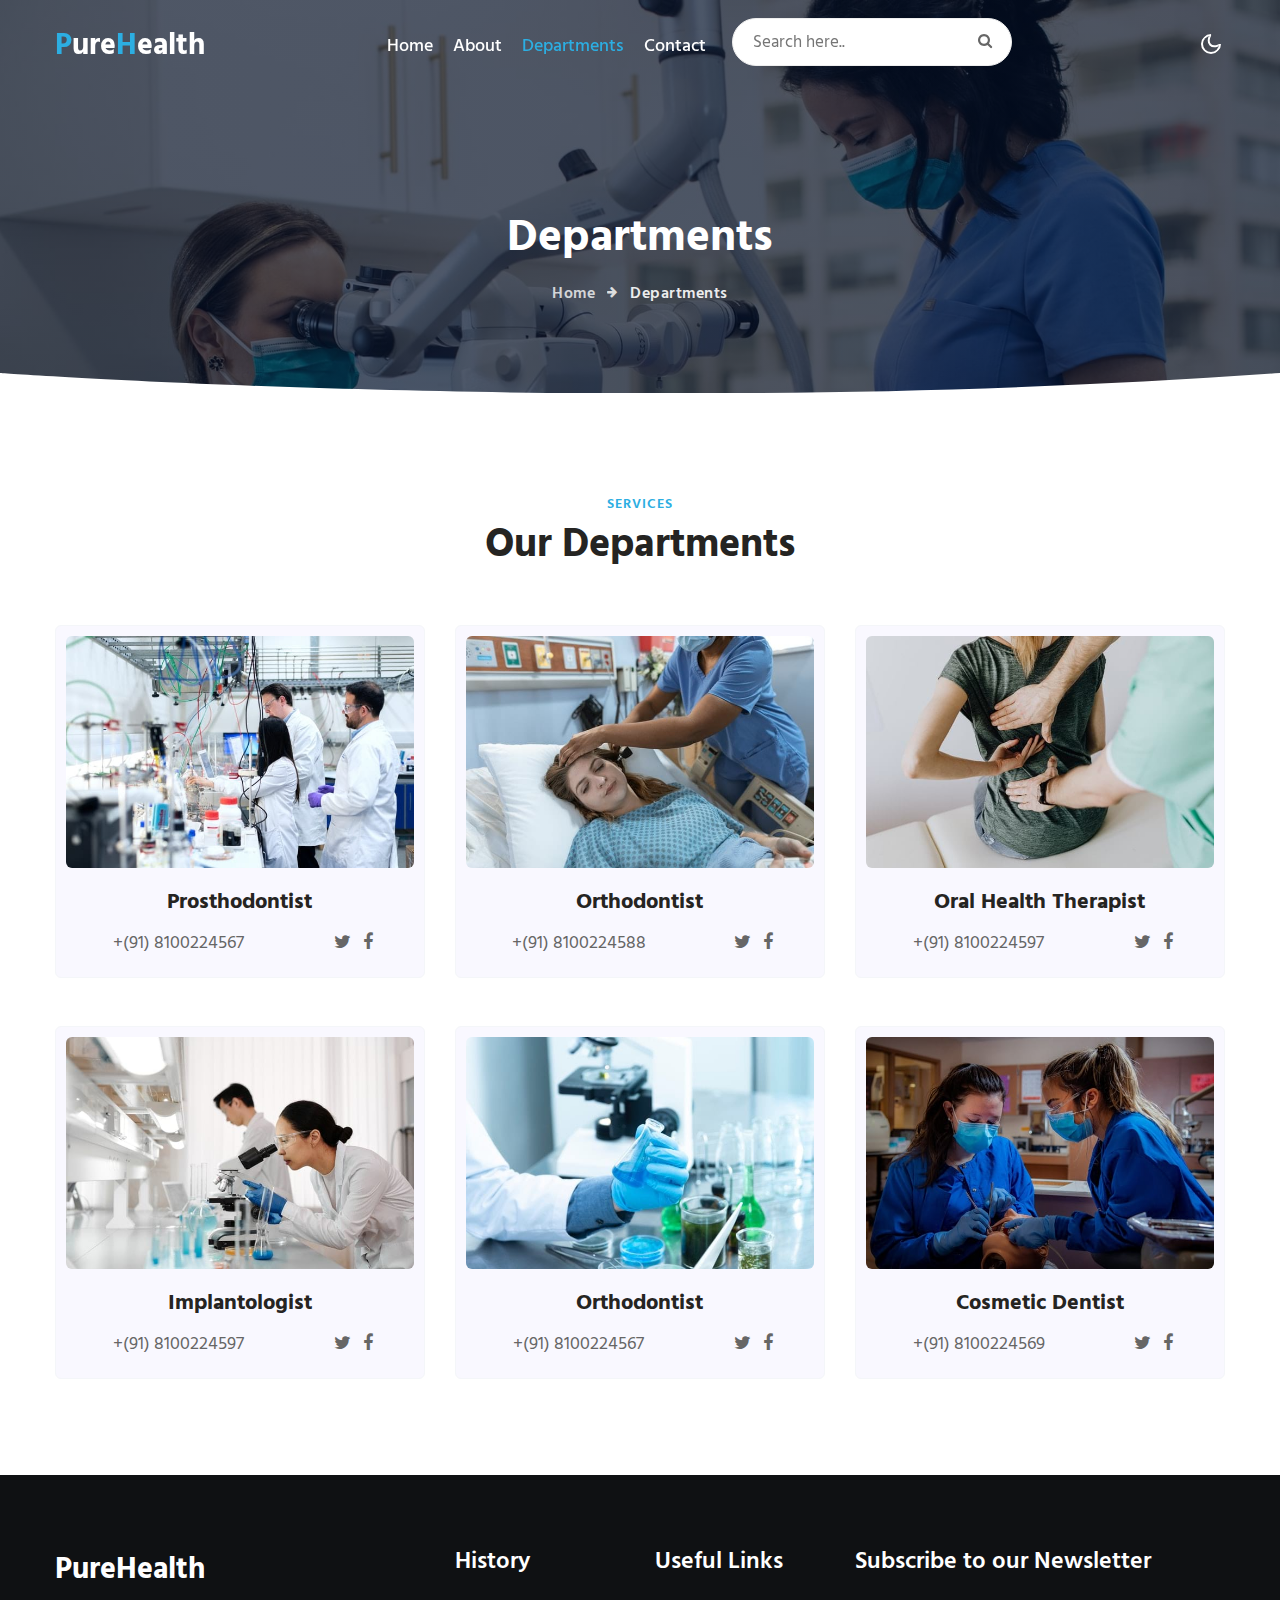
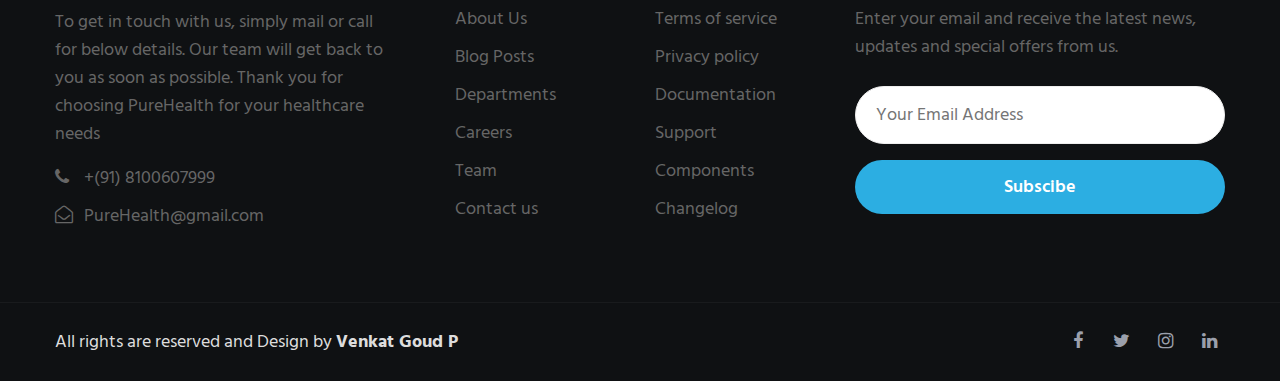
<file: services.html>
<!doctype html>
<html lang="zxx">

<head>
  <!-- Required meta tags -->
  <meta charset="utf-8">
  <meta name="viewport" content="width=device-width, initial-scale=1, shrink-to-fit=no">
  <meta name="keywords"
    content="PureHealth Responsive web template, Bootstrap Web Templates, Android Compatible web template, Smartphone Compatible web template, free webdesigns for Nokia, Samsung, LG, SonyEricsson, Motorola web design" />
  <title>PureHealth Medical</title>
  <link href="//fonts.googleapis.com/css2?family=Hind+Siliguri:wght@400;500;600;700&display=swap"
    rel="stylesheet">
  <!-- Template CSS -->
  <link rel="stylesheet" href="assets/css/style-starter.css">
</head>

<body>
  <!--header-->
  <div class="header-w3l">
    <!-- header -->
    <header id="site-header" class="fixed-top">
      <div class="container">
        <nav class="navbar navbar-expand-lg stroke">
          <a class="navbar-brand" href="index.html">
            <span class="sub-logo">P</span>ure<span class="sub-logo">H</span>ealth</span>
          </a>
          <!-- if logo is image enable this   
            <a class="navbar-brand" href="#index.html">
                <img src="image-path" alt="Your logo" title="Your logo" style="height:35px;" />
            </a> -->
          <button class="navbar-toggler  collapsed bg-gradient" type="button" data-toggle="collapse"
            data-target="#navbarTogglerDemo02" aria-controls="navbarTogglerDemo02" aria-expanded="false"
            aria-label="Toggle navigation">
            <span class="navbar-toggler-icon fa icon-expand fa-bars"></span>
            <span class="navbar-toggler-icon fa icon-close fa-times"></span>
            </span>
          </button>

          <div class="collapse navbar-collapse" id="navbarTogglerDemo02">
            <ul class="navbar-nav mx-lg-auto">
              <li class="nav-item">
                <a class="nav-link" href="index.html">Home</a>
              </li>
              <li class="nav-item">
                <a class="nav-link" href="about.html">About</a>
              </li>
              <li class="nav-item active">
                <a class="nav-link"href="services.html">Departments</a>
              </li>
              
              <li class="nav-item">
                <a class="nav-link" href="contact.html">Contact</a>
              </li>
              <li class="search-bar ml-lg-3 mr-lg-5 mt-lg-0 mt-4">
                <!--/search-right-->
                <form class="search position-relative">
                  <input type="search" class="search__input" name="search" placeholder="Search here.."
                    onload="equalWidth()" required="">
                  <span class="fa fa-search search__icon"></span>
                </form>

                <!--//search-right-->
              </li>

            </ul>

          </div>
          <!-- toggle switch for light and dark theme -->
          <div class="mobile-position">
            <nav class="navigation">
              <div class="theme-switch-wrapper">
                <label class="theme-switch" for="checkbox">
                  <input type="checkbox" id="checkbox">
                  <div class="mode-container">
                    <i class="gg-sun"></i>
                    <i class="gg-moon"></i>
                  </div>
                </label>
              </div>
            </nav>
          </div>
          <!-- //toggle switch for light and dark theme -->
        </nav>
      </div>
    </header>
    </div>
    <!-- //header -->
    <!--/breadcrumb-bg-->
    <div class="breadcrumb-bg w3l-inner-page-breadcrumb py-5">
      <div class="container pt-lg-5 pt-md-3 p-lg-4 pb-md-3 my-lg-3">
        <h2 class="title pt-5">Departments</h2>
        <ul class="breadcrumbs-custom-path mt-3 text-center">
          <li><a href="index.html">Home</a></li>
          <li class="active"><span class="fa fa-arrow-right mx-2" aria-hidden="true"></span> Departments </li>
        </ul>
      </div>
    </div>
  <!--//breadcrumb-bg-->
  <!-- banner bottom shape -->
  <div class="position-relative">
    <div class="shape overflow-hidden">
      <svg viewBox="0 0 2880 48" fill="none" xmlns="http://www.w3.org/2000/svg">
        <path d="M0 48H1437.5H2880V0H2160C1442.5 52 720 0 720 0H0V48Z" fill="currentColor"></path>
      </svg>
    </div>
  </div>
  <!-- banner bottom shape -->
  <!--/serices-6-->
  <section class="w3l-serices-6 py-5" id="services1">
    <div class="container py-lg-5 py-md-4 py-2">
      <div class="title-content text-center">
        <h6 class="title-subhny text-center">
          Services
        </h6>
        <h3 class="title-w3l mb-sm-5 mb-4 pb-sm-o pb-2 text-center">Our Departments</h3>
      </div>
      <div class="grids-area-hny text-center row mt-lg-4">
        <div class="col-lg-4 col-md-6 grids-feature">
          <div class="area-box icon-blue">
              <a href="#"> <img src="assets/images/g1.jpg" alt="" class="img-fluid radius-image"></a>
              <h4><a href="#feature" class="title-head">Prosthodontist</a></h4>
              <!--/des-->
                <div class="w3doctor-box-bottom">
                  <div class="doctor-phone"><p><a href="tel:8100607999">+(91) 8100224567</a></p></div>
                <div class="social-icons-dr">
                  <a href="#url" class="twitter"><span class="fa fa-twitter"></span></a>
                  <a href="#url" class="facebook"><span class="fa fa-facebook"></span></a>
                </div>
              </div>
            <!--//des-->
          </div>
        </div>
        <div class="col-lg-4 col-md-6 grids-feature mt-md-0 mt-4">
          <div class="area-box icon-pink">
            <a href="#"> <img src="assets/images/g2.jpg" alt="" class="img-fluid radius-image"></a>
            <h4><a href="#feature" class="title-head">Orthodontist</a></h4>
             <!--/des-->
             <div class="w3doctor-box-bottom">
              <div class="doctor-phone"><p><a href="tel:+1(21) 234 4588">+(91) 8100224588</a></p></div>
            <div class="social-icons-dr">
              <a href="#url" class="twitter"><span class="fa fa-twitter"></span></a>
              <a href="#url" class="facebook"><span class="fa fa-facebook"></span></a>
            </div>
          </div>
        <!--//des-->
          </div>
        </div>
        <div class="col-lg-4 col-md-6 grids-feature mt-lg-0 mt-4">
          <div class="area-box icon-yellow">
            <a href="#"> <img src="assets/images/g3.jpg" alt="" class="img-fluid radius-image"></a>
            <h4><a href="#feature" class="title-head">Oral Health Therapist</a></h4>
            <!--/des-->
            <div class="w3doctor-box-bottom">
              <div class="doctor-phone"><p><a href="tel:+1(21) 234 4597">+(91) 8100224597</a></p></div>
            <div class="social-icons-dr">
              <a href="#url" class="twitter"><span class="fa fa-twitter"></span></a>
              <a href="#url" class="facebook"><span class="fa fa-facebook"></span></a>
            </div>
          </div>
        <!--//des-->
          </div>
        </div>
        <div class="col-lg-4 col-md-6 grids-feature mt-lg-5 mt-4">
          <div class="area-box icon-yellow">
            <a href="#"> <img src="assets/images/g4.jpg" alt="" class="img-fluid radius-image"></a>
            <h4><a href="#feature" class="title-head">
              Implantologist</a></h4>
           <!--/des-->
           <div class="w3doctor-box-bottom">
            <div class="doctor-phone"><p><a href="tel:+1(21) 234 4597">+(91) 8100224597</a></p></div>
          <div class="social-icons-dr">
            <a href="#url" class="twitter"><span class="fa fa-twitter"></span></a>
            <a href="#url" class="facebook"><span class="fa fa-facebook"></span></a>
          </div>
        </div>
      <!--//des-->
          </div>
        </div>
        <div class="col-lg-4 col-md-6 grids-feature mt-lg-5 mt-4">
          <div class="area-box icon-yellow">
            <a href="#"> <img src="assets/images/g5.jpg" alt="" class="img-fluid radius-image"></a>
            <h4><a href="#feature" class="title-head">Orthodontist</a></h4>
           <!--/des-->
           <div class="w3doctor-box-bottom">
            <div class="doctor-phone"><p><a href="tel:8100607999">+(91) 8100224567</a></p></div>
          <div class="social-icons-dr">
            <a href="#url" class="twitter"><span class="fa fa-twitter"></span></a>
            <a href="#url" class="facebook"><span class="fa fa-facebook"></span></a>
          </div>
        </div>
      <!--//des-->
          </div>
        </div>
        <div class="col-lg-4 col-md-6 grids-feature mt-lg-5 mt-4">
          <div class="area-box icon-yellow">
            <a href="#"> <img src="assets/images/g6.jpg" alt="" class="img-fluid radius-image"></a>
            <h4><a href="#feature" class="title-head">
              Cosmetic Dentist</a></h4>
             <!--/des-->
             <div class="w3doctor-box-bottom">
              <div class="doctor-phone"><p><a href="tel:+1(21) 234 4569">+(91) 8100224569</a></p></div>
            <div class="social-icons-dr">
              <a href="#url" class="twitter"><span class="fa fa-twitter"></span></a>
              <a href="#url" class="facebook"><span class="fa fa-facebook"></span></a>
            </div>
          </div>
        <!--//des-->
          </div>
        </div>
      </div>
    </div>
  </section>
  <!--//services-6-->
  <!-- footer -->
  <section class="w3l-footer-29-main">
    <div class="footer-29 py-5">
      <div class="container py-lg-4">
        <div class="row footer-top-29">
          <div class="col-lg-4 col-md-6 col-sm-7 footer-list-29 footer-1 pr-lg-5">
            <div class="footer-logo mb-3">
              <a class="navbar-brand" href="index.html">PureHealth</a>
            </div>
            <p>To get in touch with us, simply mail or call for below details. 
              Our team will get back to you as soon as possible. 
              Thank you for choosing PureHealth for your healthcare needs</p>
            <ul class="mt-3">
              <li><a href="tel:+(21) 255 999 8888"><span class="fa fa-phone"></span> +(91) 8100607999</a></li>
              <li><a href="mailto:PureHealth@gmail.com" class="mail"><span class="fa fa-envelope-open-o"></span>
                  PureHealth@gmail.com</a></li>
            </ul>
          </div>
          <div class="col-lg-2 col-md-6 col-sm-5 col-6 footer-list-29 footer-2 mt-sm-0 mt-5">

            <ul>
              <h6 class="footer-title-29">History</h6>
              <li><a href="about.html">About Us</a></li>
              <li><a href="blog.html"> Blog Posts</a></li>
              <li><a href="services.html">Departments</a></li>
              <li><a href="#careers"> Careers</a></li>
              <li><a href="about.html">Team</a></li>
              <li><a href="contact.html">Contact us</a></li>
            </ul>
          </div>
          <div class="col-lg-2 col-md-6 col-sm-5 col-6 footer-list-29 footer-3 mt-lg-0 mt-5">
            <h6 class="footer-title-29">Useful Links</h6>
            <ul>
              <li><a href="#terms">Terms of service</a></li>
              <li><a href="#privacy"> Privacy policy</a></li>
              <li><a href="#doc"> Documentation</a></li>
              <li><a href="#support"> Support</a></li>
              <li><a href="#components"> Components</a></li>
              <li><a href="#changelog"> Changelog</a></li>
            </ul>

          </div>
          <div class="col-lg-4 col-md-6 col-sm-7 footer-list-29 footer-4 mt-lg-0 mt-5">
            <h6 class="footer-title-29">Subscribe to our Newsletter </h6>
            <p>Enter your email and receive the latest news, updates and special offers from us.</p>

            <form action="#" class="subscribe" method="post">
              <input type="email" name="email" placeholder="Your Email Address" required="">
              <button class="btn btn-style btn-primary w-100 mt-3">Subscibe</button>
            </form>
          </div>
        </div>
      </div>
    </div>
  </section>
  <!-- //footer -->

  <!-- copyright -->
  <section class="w3l-copyright">
    <div class="container">
      <div class="row bottom-copies">
        <p class="col-lg-8 copy-footer-29">All rights are reserved and Design by <b>Venkat Goud P</b></p>

        <div class="col-lg-4 main-social-footer-29">
          <a href="#facebook" class="facebook"><span class="fa fa-facebook"></span></a>
          <a href="#twitter" class="twitter"><span class="fa fa-twitter"></span></a>
          <a href="#instagram" class="instagram"><span class="fa fa-instagram"></span></a>
          <a href="#linkedin" class="linkedin"><span class="fa fa-linkedin"></span></a>
        </div>

      </div>
    </div>

    <!-- move top -->
    <button onclick="topFunction()" id="movetop" title="Go to top">
      &#10548;
    </button>
    <script>
      // When the user scrolls down 20px from the top of the document, show the button
      window.onscroll = function () {
        scrollFunction()
      };

      function scrollFunction() {
        if (document.body.scrollTop > 20 || document.documentElement.scrollTop > 20) {
          document.getElementById("movetop").style.display = "block";
        } else {
          document.getElementById("movetop").style.display = "none";
        }
      }

      // When the user clicks on the button, scroll to the top of the document
      function topFunction() {
        document.body.scrollTop = 0;
        document.documentElement.scrollTop = 0;
      }
    </script>
    <!-- /move top -->
  </section>
  <!-- //copyright -->
  <!--//footer-->
  <!-- Template JavaScript -->
  <script src="assets/js/jquery-3.3.1.min.js"></script>
  <script src="assets/js/theme-change.js"></script>

  <!-- disable body scroll which navbar is in active -->
  <script>
    $(function () {
      $('.navbar-toggler').click(function () {
        $('body').toggleClass('noscroll');
      })
    });
  </script>
  <!-- disable body scroll which navbar is in active -->

  <!--/MENU-JS-->
  <script>
    $(window).on("scroll", function () {
      var scroll = $(window).scrollTop();

      if (scroll >= 80) {
        $("#site-header").addClass("nav-fixed");
      } else {
        $("#site-header").removeClass("nav-fixed");
      }
    });

    //Main navigation Active Class Add Remove
    $(".navbar-toggler").on("click", function () {
      $("header").toggleClass("active");
    });
    $(document).on("ready", function () {
      if ($(window).width() > 991) {
        $("header").removeClass("active");
      }
      $(window).on("resize", function () {
        if ($(window).width() > 991) {
          $("header").removeClass("active");
        }
      });
    });
  </script>
  <!--//MENU-JS-->


  <script src="assets/js/bootstrap.min.js"></script>

</body>

</html>
</file>
